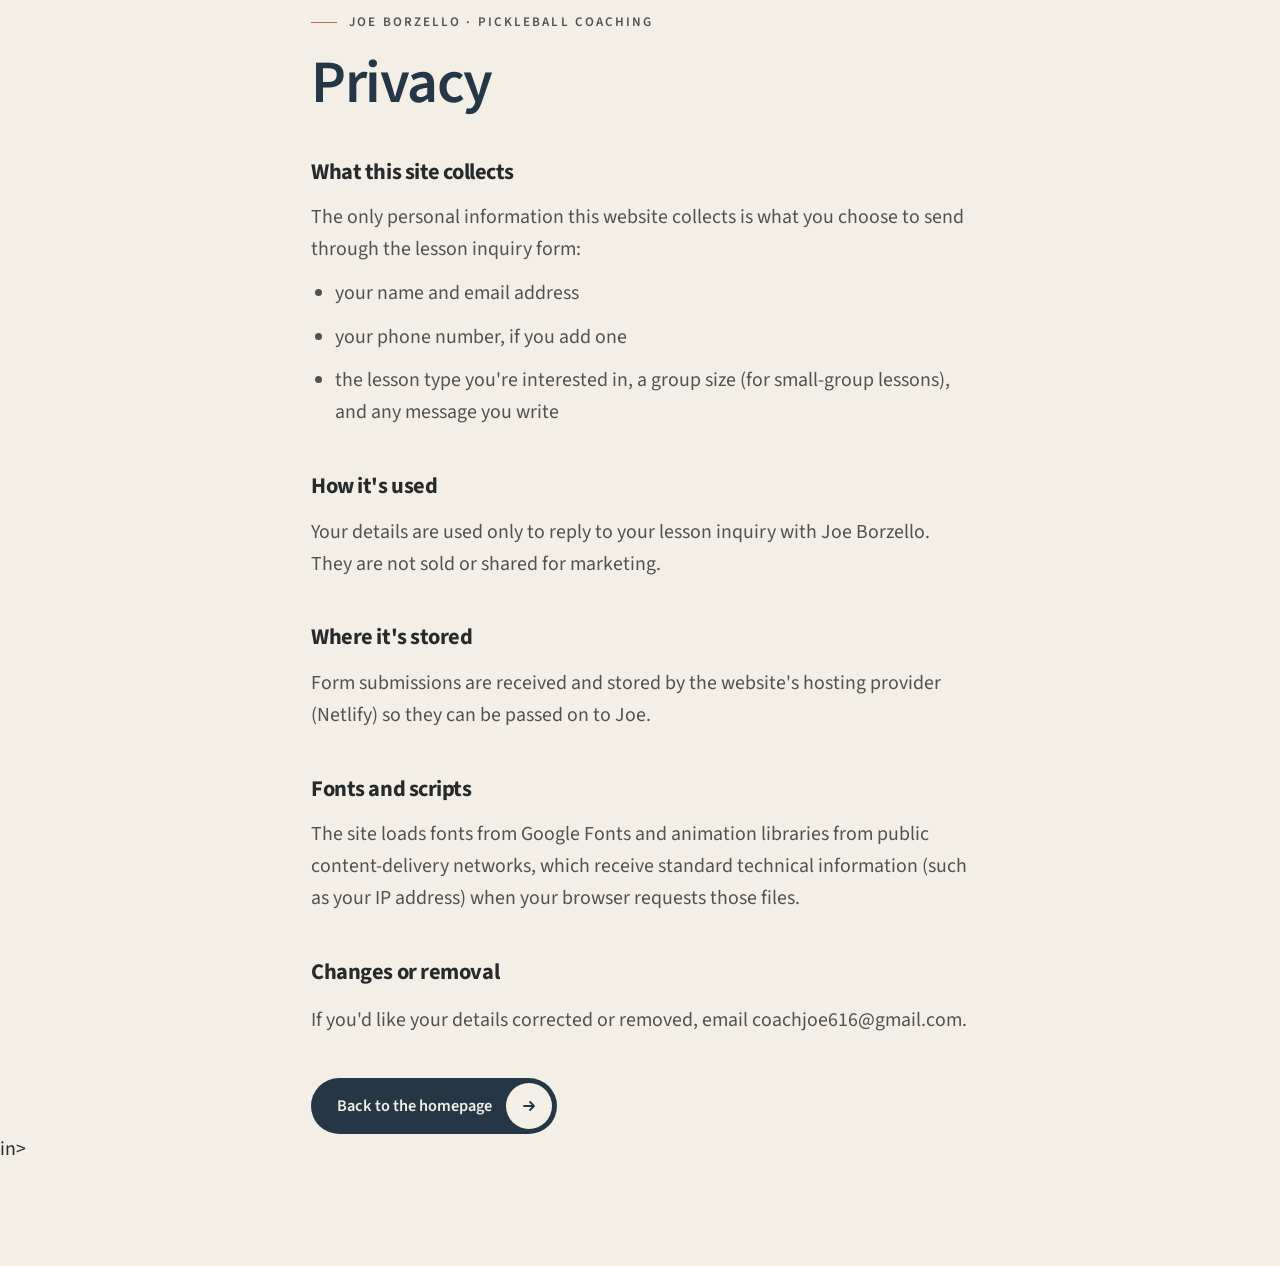
<file: joe/privacy.html>
<!doctype html>
<html lang="en">
<head>
<meta charset="utf-8">
<meta name="viewport" content="width=device-width, initial-scale=1">
<title>Privacy | Joe Borzello — Pickleball Coaching</title>
<meta name="description" content="How information sent through Joe Borzello's lesson inquiry form is used.">
<link rel="icon" href="data:image/svg+xml,%3Csvg xmlns='http://www.w3.org/2000/svg' viewBox='0 0 64 64'%3E%3Crect width='64' height='64' rx='14' fill='%23304238'/%3E%3Crect x='7' y='7' width='50' height='50' rx='9' fill='none' stroke='%23C8BBA9' stroke-width='2'/%3E%3Cpath d='M15 47H49' stroke='%23C8BBA9' stroke-width='2'/%3E%3Ccircle cx='49' cy='47' r='3.4' fill='%23D8D94A'/%3E%3Ctext x='32' y='39' text-anchor='middle' font-family='Arial,sans-serif' font-weight='700' font-size='22' fill='%23F4EFE6'%3EJB%3C/text%3E%3C/svg%3E">
<link rel="preconnect" href="https://fonts.googleapis.com">
<link rel="preconnect" href="https://fonts.gstatic.com" crossorigin>
<link rel="stylesheet" href="https://fonts.googleapis.com/css2?family=Source+Sans+3:wght@400;500;600;700&amp;family=Newsreader:ital,opsz,wght@1,6..72,400;1,6..72,500&amp;display=swap">
<link rel="stylesheet" href="styles.css">
<style>
  .page { min-height: 100vh; padding: clamp(48px, 8vw, 120px) 0; background: var(--bg); }
  .page__inner { max-width: 760px; }
  .page h2 { margin-top: 40px; font-size: 1.4rem; font-weight: 700; letter-spacing: -.02em; }
  .page p, .page li { margin-top: 12px; color: var(--ink-2); }
  .page ul { margin-top: 8px; padding-left: 1.2em; list-style: disc; }
  .page .btn { margin-top: 40px; }
</style>
</head>
<body>
<mai<main class="page">
  <div class="wrap page__inner">
    <p class="eyebrow">Joe Borzello · Pickleball Coaching</p>
    <h1 class="h2">Privacy</h1>
    <!-- General notice — review with Joe before launch. -->
    <h2>What this site collects</h2>
    <p>The only personal information this website collects is what you choose to send through the lesson inquiry form:</p>
    <ul>
      <li>your name and email address</li>
      <li>your phone number, if you add one</li>
      <li>the lesson type you're interested in, a group size (for small-group lessons), and any message you write</li>
    </ul>
    <h2>How it's used</h2>
    <p>Your details are used only to reply to your lesson inquiry with Joe Borzello. They are not sold or shared for marketing.</p>
    <h2>Where it's stored</h2>
    <p>Form submissions are received and stored by the website's hosting provider (Netlify) so they can be passed on to Joe.</p>
    <h2>Fonts and scripts</h2>
    <p>The site loads fonts from Google Fonts and animation libraries from public content-delivery networks, which receive standard technical information (such as your IP address) when your browser requests those files.</p>
    <h2>Changes or removal</h2>
    <p>If you'd like your details corrected or removed, email <a class="ulink" href="mailto:coachjoe616@gmail.com">coachjoe616@gmail.com</a>.</p>
    <a class="btn btn--dark" href="/">
      <span>Back to the homepage</span><span class="btn__ic" aria-hidden="true"><svg viewBox="0 0 16 16"><path d="M3 8h10M9 4l4 4-4 4"/></svg></span>
    </a>
  </div>
in>
</body>
</html>
</file>
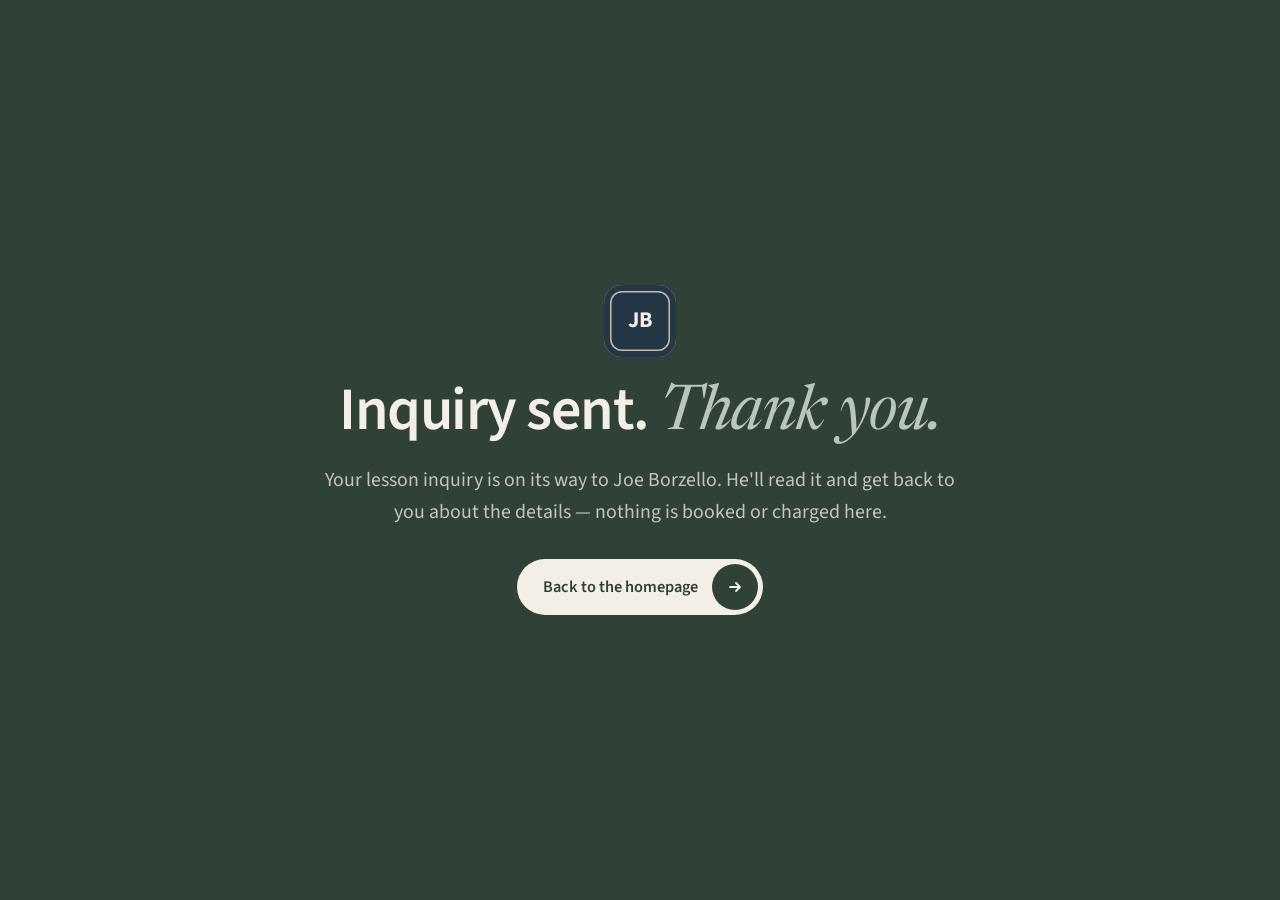
<file: joe/thank-you.html>
<!doctype html>
<html lang="en">
<head>
<meta charset="utf-8">
<meta name="viewport" content="width=device-width, initial-scale=1">
<title>Inquiry sent | Joe Borzello — Pickleball Coaching</title>
<meta name="robots" content="noindex">
<link rel="icon" href="data:image/svg+xml,%3Csvg xmlns='http://www.w3.org/2000/svg' viewBox='0 0 64 64'%3E%3Crect width='64' height='64' rx='14' fill='%23304238'/%3E%3Crect x='7' y='7' width='50' height='50' rx='9' fill='none' stroke='%23C8BBA9' stroke-width='2'/%3E%3Cpath d='M15 47H49' stroke='%23C8BBA9' stroke-width='2'/%3E%3Ccircle cx='49' cy='47' r='3.4' fill='%23D8D94A'/%3E%3Ctext x='32' y='39' text-anchor='middle' font-family='Arial,sans-serif' font-weight='700' font-size='22' fill='%23F4EFE6'%3EJB%3C/text%3E%3C/svg%3E">
<link rel="preconnect" href="https://fonts.googleapis.com">
<link rel="preconnect" href="https://fonts.gstatic.com" crossorigin>
<link rel="stylesheet" href="https://fonts.googleapis.com/css2?family=Source+Sans+3:wght@400;500;600;700&amp;family=Newsreader:ital,opsz,wght@1,6..72,400;1,6..72,500&amp;display=swap">
<link rel="stylesheet" href="styles.css">
<style>
  .page { min-height: 100vh; display: grid; place-items: center; padding: 40px 20px; background: var(--olive); color: var(--on-dark); text-align: center; }
  .page__inner { width: 100%; max-width: 640px; min-width: 0; }
  .page .h2 { margin-top: 22px; }
  .page p { margin-top: 18px; color: var(--on-dark-2); }
  .page .btn { margin-top: 30px; }
  .page__mono { display: grid; place-items: center; width: 72px; height: 72px; margin: 0 auto; border-radius: 18px; background: var(--navy); color: var(--bone); font-weight: 700; font-size: 1.4rem; box-shadow: inset 0 0 0 6px var(--navy), inset 0 0 0 7.5px var(--stone); }
</style>
</head>
<body>
<main class="page">
  <div class="page__inner">
    <div class="page__mono" aria-hidden="true">JB</div>
    <h1 class="h2 h2--light">Inquiry sent. <em>Thank you.</em></h1>
    <p>Your lesson inquiry is on its way to Joe Borzello. He'll read it and get back to you about the details — nothing is booked or charged here.</p>
    <a class="btn btn--light" href="/">
      <span>Back to the homepage</span><span class="btn__ic" aria-hidden="true"><svg viewBox="0 0 16 16"><path d="M3 8h10M9 4l4 4-4 4"/></svg></span>
    </a>
  </div>
</main>
</body>
</html>
</file>
<file: joe/styles.css>
/* ==========================================================================
   JOE BORZELLO — PICKLEBALL COACHING
   PPR Certified Pickleball Pro · private + small-group lessons · Aspire Sports
   1600px content width
   Palette (approximate share of the page):
     warm bone 40% · deep olive 22% · slate navy 15% · charcoal 10% · stone 6%
     · rust 4% · soft sage 2% · pickleball gold 1% (ball markers only)
   Type: Source Sans 3 (humanist sans) + Newsreader italic (restrained editorial accent)
   Recurring device: THE EXPERIENCE LINE — one fine court line that becomes the
   hero's shot path, the experience timeline, the private / small-group split,
   the PPR marker, the destination line and the inquiry progress track.
   ========================================================================== */

:root {
  --bone: #F4EFE6;        /* warm bone — main background */
  --olive: #304238;       /* deep olive — primary brand, CTAs */
  --navy: #253746;        /* slate navy — headings, dark surfaces */
  --charcoal: #262A2A;    /* charcoal — body text, footer depth */
  --stone: #C8BBA9;       /* stone — lines, quiet fills */
  --rust: #C96545;        /* rust — small accents */
  --sage: #899D8C;        /* soft sage — supporting tone */
  --gold: #D8D94A;        /* pickleball gold — the ball marker, nothing else */

  --bg: var(--bone);
  --bg-2: #EAE3D6;        /* bone, deepened — quiet section surface */
  --card: #FBF8F2;
  --ink: var(--navy);
  --ink-deep: #1B2833;
  --graphite: #2E4253;
  --text: var(--charcoal);
  --ink-2: rgba(38,42,42,.8);
  --ink-3: rgba(38,42,42,.66);
  --line: rgba(37,55,70,.14);
  --accent: var(--olive);       /* interaction */
  --accent-deep: var(--olive);
  --tone: var(--sage);
  --tone-l: #B9C7BA;            /* sage, lifted — labels on dark */
  --hi: #E3D8C4;                /* light stone — highlight on dark surfaces */
  --hi-deep: var(--stone);
  --cta: var(--olive);
  --cta-deep: #A64F33;          /* rust, deepened for small text on light surfaces (AA) */
  --grey: #DDD5C8;
  --on-dark: var(--bone);
  --on-dark-2: rgba(244,239,230,.76);
  --line-dark: rgba(244,239,230,.14);
  --error: #A8382A;
  /* a pickleball: gold with a few holes */
  --ball: radial-gradient(circle at 30% 28%, rgba(37,55,70,.22) 0 7%, transparent 8%), radial-gradient(circle at 66% 30%, rgba(37,55,70,.22) 0 7%, transparent 8%), radial-gradient(circle at 48% 56%, rgba(37,55,70,.22) 0 7%, transparent 8%), radial-gradient(circle at 24% 66%, rgba(37,55,70,.22) 0 6%, transparent 7%), radial-gradient(circle at 74% 70%, rgba(37,55,70,.22) 0 6%, transparent 7%), radial-gradient(circle at 35% 30%, #E9EA86, #D8D94A 55%, #B6B735);

  --f-sans: "Source Sans 3", "Segoe UI", "Helvetica Neue", Arial, sans-serif;
  --f-serif: "Newsreader", Georgia, serif;

  --max: 1600px;
  --gutter: clamp(18px, 4vw, 64px);
  --nav-h: 120px;
  --r-lg: 24px;
  --r-md: 18px;
  --ease: cubic-bezier(.2, .75, .15, 1);
  --shadow: 0 1px 2px rgba(26,32,32,.05), 0 12px 40px rgba(26,32,32,.08);
}

/* ---------- Base ---------- */
*, *::before, *::after { box-sizing: border-box; }
html { -webkit-text-size-adjust: 100%; scroll-behavior: smooth; }
html.lenis, html.lenis body { height: auto; }
html.lenis { scroll-behavior: auto !important; } /* CSS smooth-scroll fights Lenis and cancels keyboard/focus scrolling */
.lenis.lenis-stopped { overflow: hidden; }
@media (prefers-reduced-motion: reduce) { html { scroll-behavior: auto; } }

body { margin: 0; background: var(--bg); color: var(--text); font-family: var(--f-sans); font-size: clamp(1.0625rem, 1rem + .3vw, 1.25rem); line-height: 1.6; -webkit-font-smoothing: antialiased; overflow-x: hidden; }
img, svg, video, canvas { display: block; max-width: 100%; }
a { color: inherit; text-decoration: none; }
button { font: inherit; color: inherit; background: none; border: 0; padding: 0; cursor: pointer; }
ul, ol { margin: 0; padding: 0; list-style: none; }
h1, h2, h3, p, figure { margin: 0; }
fieldset { margin: 0; padding: 0; border: 0; min-width: 0; }
::selection { background: var(--stone); color: var(--charcoal); }
:focus-visible { outline: 3px solid var(--accent); outline-offset: 3px; border-radius: 4px; }
.sb :focus-visible, .footer :focus-visible, .menu :focus-visible, .opt__switch :focus-visible, .ccard :focus-visible { outline-color: var(--hi); }
.sr-only { position: absolute !important; width: 1px; height: 1px; padding: 0; margin: -1px; overflow: hidden; clip: rect(0 0 0 0); white-space: nowrap; border: 0; }
.skip { position: fixed; left: 16px; top: -60px; z-index: 300; padding: 12px 18px; border-radius: 999px; background: var(--ink); color: var(--on-dark); font-weight: 600; transition: top .2s; }
.skip:focus { top: 16px; }
.wrap { width: 100%; max-width: var(--max); margin-inline: auto; padding-inline: var(--gutter); }

/* ---------- Type ---------- */
em { font-family: var(--f-serif); font-style: italic; font-weight: 400; letter-spacing: -.01em; }
.eyebrow { display: inline-flex; align-items: center; gap: 12px; font-size: .82rem; font-weight: 600; letter-spacing: .16em; text-transform: uppercase; color: var(--ink-2); }
.eyebrow::before { content: ""; width: 26px; height: 1.5px; background: var(--rust); }
.eyebrow--light::before { background: var(--tone-l); }
.eyebrow--light { color: var(--on-dark-2); }
.h2 { margin-top: 18px; font-weight: 600; font-size: clamp(2.2rem, 1.2rem + 3.2vw, 4.4rem); line-height: 1.04; letter-spacing: -.025em; color: var(--ink); text-wrap: balance; }
.h2 em { font-size: 1.04em; letter-spacing: -.015em; color: var(--olive); }
.h2--light { color: var(--on-dark); }
.h2--light em { color: var(--tone-l); }

/* ---------- Buttons & links ---------- */
/* Every button carries a fill that sweeps in on hover */
.btn { position: relative; isolation: isolate; overflow: hidden; white-space: nowrap; display: inline-flex; align-items: center; gap: 14px; min-height: 56px; padding: 5px 5px 5px 26px; border-radius: 999px; font-weight: 600; font-size: 1.02rem; letter-spacing: 0; transition: color .35s, box-shadow .3s; will-change: transform; }
.btn::before { content: ""; position: absolute; inset: 0; z-index: -1; border-radius: inherit; background: var(--fill, var(--accent-deep)); transform: translateX(-101%); transition: transform .6s var(--ease); }
.btn:hover::before, .btn:focus-visible::before { transform: none; }
.btn__ic { display: grid; place-items: center; width: 46px; height: 46px; flex: none; border-radius: 50%; overflow: hidden; transition: background-color .35s, color .35s; }
.btn__ic svg { width: 16px; height: 16px; fill: none; stroke: currentColor; stroke-width: 1.8; stroke-linecap: round; stroke-linejoin: round; }
.btn:hover .btn__ic svg, .btn:focus-visible .btn__ic svg { animation: arrow .55s var(--ease); }
@keyframes arrow { 0% { transform: none; } 45% { transform: translateX(22px); } 46% { transform: translateX(-22px); } 100% { transform: none; } }
.btn--dark { background: var(--navy); color: var(--on-dark); --fill: var(--olive); }
.btn--dark .btn__ic { background: var(--bone); color: var(--navy); }
.btn--dark:hover { box-shadow: 0 12px 30px rgba(48,66,56,.3); }
.btn--light { background: var(--bone); color: var(--olive); --fill: var(--rust); }
.btn--light .btn__ic { background: var(--olive); color: var(--bone); }
.btn--light:hover, .btn--light:focus-visible { color: var(--bone); box-shadow: 0 12px 30px rgba(26,32,32,.3); }
.btn--cta { background: var(--olive); color: var(--on-dark); --fill: var(--navy); }
.btn--cta .btn__ic { background: var(--rust); color: var(--bone); }
.btn--cta:hover, .btn--cta:focus-visible { color: var(--on-dark); box-shadow: 0 12px 30px rgba(48,66,56,.3); }
.btn--cta:hover .btn__ic, .btn--cta:focus-visible .btn__ic { background: var(--bone); color: var(--olive); }
.btn--line { color: var(--ink); box-shadow: inset 0 0 0 1.5px rgba(37,55,70,.28); --fill: var(--ink); }
.btn--line .btn__ic { background: rgba(37,55,70,.07); }
.btn--line:hover, .btn--line:focus-visible { color: var(--on-dark); }
.btn--line:hover .btn__ic, .btn--line:focus-visible .btn__ic { background: var(--bone); color: var(--ink); }
.btn--ghost { color: var(--on-dark); box-shadow: inset 0 0 0 1.5px rgba(244,239,230,.3); --fill: var(--navy); }
.btn--ghost .btn__ic { background: rgba(244,239,230,.1); }
.btn--ghost:hover .btn__ic, .btn--ghost:focus-visible .btn__ic { background: var(--bone); color: var(--ink); }
.btn--sm { min-height: 46px; padding: 4px 4px 4px 20px; font-size: .92rem; gap: 10px; }
.btn--sm .btn__ic { width: 38px; height: 38px; }
.btn--block { width: 100%; justify-content: space-between; }
.btn:disabled { opacity: .6; cursor: progress; }
.btn.is-swap > span:first-child { animation: btnSwap .5s var(--ease); }
@keyframes btnSwap { from { opacity: 0; transform: translateY(60%); } }
.textlink { position: relative; display: inline-flex; align-items: center; gap: 8px; font-weight: 600; padding-block: 6px; }
.textlink::after { content: "→"; transition: transform .35s var(--ease); }
.textlink::before { content: ""; position: absolute; left: 0; right: 1.4em; bottom: 2px; height: 1.5px; background: currentColor; transform-origin: right; transition: transform .45s var(--ease); }
.textlink:hover::after { transform: translateX(4px); }
.textlink:hover::before { transform: scaleX(0); }
.ulink { position: relative; display: inline-block; padding-block: 2px; }
.ulink::after { content: ""; position: absolute; left: 0; right: 0; bottom: 0; height: 1px; background: currentColor; transform: scaleX(0); transform-origin: left; transition: transform .4s var(--ease); }
.ulink:hover::after, .ulink:focus-visible::after { transform: scaleX(1); }

/* ---------- Media slots ----------
   Every photo sits in a .media frame. If a photo is missing (see the photo
   list at the top of index.html), the frame shows a quiet, on-brand
   placeholder: navy, a soft olive / sage glow, the JB monogram and a small
   label saying which photo belongs there. */
.media { position: relative; overflow: hidden; background: radial-gradient(60% 50% at 78% 18%, rgba(137,157,140,.35), transparent 70%), radial-gradient(50% 40% at 10% 100%, rgba(48,66,56,.3), transparent 70%), linear-gradient(160deg, #33485A, var(--ink) 60%, var(--ink-deep)); }
.media::before { content: "JB"; position: absolute; left: 50%; top: 46%; z-index: 0; transform: translate(-50%, -50%); font-family: var(--f-serif); font-style: italic; font-size: clamp(4rem, 9vw, 9rem); line-height: 1; letter-spacing: -.04em; color: transparent; -webkit-text-stroke: 1px rgba(200,187,169,.4); pointer-events: none; }
.media img { position: absolute; inset: 0; width: 100%; height: 100%; object-fit: cover; z-index: 1; transition: transform 1.2s var(--ease); }
.media.is-empty::after { content: attr(data-ph); position: absolute; inset: auto auto 14px 14px; z-index: 2; width: fit-content; max-width: calc(100% - 28px); padding: 7px 11px; border-radius: 10px; background: rgba(244,239,230,.12); border: 1px solid rgba(244,239,230,.18); color: var(--on-dark-2); font-size: .66rem; font-weight: 600; letter-spacing: .1em; line-height: 1.4; text-transform: uppercase; -webkit-backdrop-filter: blur(6px); backdrop-filter: blur(6px); }

/* ---------- Service icons (shared by the hero, coaching selector and inquiry) ---------- */
.sic { width: 24px; height: 24px; flex: none; fill: none; stroke: currentColor; stroke-width: 1.6; stroke-linecap: round; stroke-linejoin: round; }

/* ---------- Cursor ---------- */
.cursor { position: fixed; left: 0; top: 0; z-index: 400; pointer-events: none; display: none; }
.has-cursor .cursor { display: block; }
.cursor__dot { position: absolute; left: 0; top: 0; width: 12px; height: 12px; margin: -6px 0 0 -6px; border-radius: 50%; background: var(--navy); box-shadow: 0 0 0 2px rgba(244,239,230,.7); transition: width .35s var(--ease), height .35s var(--ease), margin .35s var(--ease), opacity .2s, background-color .3s; }
.cursor__label { position: absolute; left: 0; top: 0; transform: translate(-50%, -50%); font-size: .78rem; font-weight: 700; letter-spacing: .12em; text-transform: uppercase; color: var(--ink); opacity: 0; transition: opacity .2s; white-space: nowrap; }
.cursor.is-label .cursor__dot { width: 84px; height: 84px; margin: -42px 0 0 -42px; background: var(--hi); box-shadow: none; }
.cursor.is-label .cursor__label { opacity: 1; transition-delay: .08s; }
.cursor.is-hover .cursor__dot { width: 38px; height: 38px; margin: -19px 0 0 -19px; background: rgba(48,66,56,.22); }
.cursor.is-hidden .cursor__dot, .cursor.is-hidden .cursor__label { opacity: 0; }

/* ==========================================================================
   HEADER — ticker strip + floating pill bar
   ========================================================================== */
.nav { position: fixed; top: 0; left: 0; right: 0; z-index: 60; pointer-events: none; transition: transform .6s var(--ease); }
.nav.is-solid { transform: translateY(-34px); }                   /* ticker slides away, bar stays */
.nav.is-hidden { transform: translateY(calc(-100% - 12px)); }
.nav__ticker { height: 34px; display: flex; align-items: center; overflow: hidden; background: var(--olive); color: var(--on-dark); font-size: .78rem; font-weight: 500; letter-spacing: .03em; pointer-events: auto; }
.nav__ticker-track { display: flex; align-items: center; gap: 22px; width: max-content; padding-right: 22px; white-space: nowrap; }
.nav__ticker-track i { width: 5px; height: 5px; flex: none; border-radius: 50%; background: var(--stone); }
.motion .nav__ticker-track { animation: ticker 70s linear infinite; }
.nav__ticker:hover .nav__ticker-track { animation-play-state: paused; }
@keyframes ticker { to { transform: translateX(-50%); } }
.nav__barwrap { padding: 10px var(--gutter) 0; }
.nav__bar {
  position: relative; pointer-events: auto; max-width: calc(var(--max) - var(--gutter) * 2); margin-inline: auto;
  display: flex; align-items: center; justify-content: space-between; gap: 20px;
  height: 70px; padding: 0 9px 0 14px; border-radius: 999px;
  background: rgba(244,239,230,.78); border: 1px solid rgba(255,255,255,.9);
  -webkit-backdrop-filter: blur(16px) saturate(1.3); backdrop-filter: blur(16px) saturate(1.3);
  box-shadow: 0 1px 0 rgba(37,55,70,.04), 0 12px 40px rgba(37,55,70,.09);
  transition: height .45s var(--ease), background-color .3s, box-shadow .3s;
}
.nav.is-solid .nav__bar { height: 62px; background: rgba(244,239,230,.94); box-shadow: 0 1px 0 rgba(37,55,70,.05), 0 16px 50px rgba(37,55,70,.12); }
.nav__progress { position: absolute; left: 34px; right: 34px; bottom: -1px; height: 2px; border-radius: 2px; overflow: hidden; pointer-events: none; }
.nav__progress i { position: absolute; inset: 0; background: linear-gradient(90deg, var(--olive), var(--sage), var(--rust)); transform-origin: left; transform: scaleX(var(--prog, 0)); }

/* Logo — JOE BORZELLO with a JB monogram drawn as a court (no crest, no
   clipart): a rounded court outline, JB, and a short court line with a gold
   ball marker. PICKLEBALL COACHING sits under the name and trades places with
   the PPR CERTIFIED PRO lockup.
   The loop (7s, then repeats): the court line draws → the ball marker travels
   it once → JB resolves → PPR CERTIFIED PRO appears underneath → rest → back.
   The resting state is the base style, so reduced motion simply shows it. */
.logo { display: inline-flex; align-items: center; gap: 12px; flex: none; min-height: 54px; padding: 4px 14px 4px 4px; border-radius: 999px; transition: background-color .3s; }
.logo:hover, .logo:focus-visible { background: rgba(48,66,56,.08); }
.logo__mono { position: relative; display: grid; place-items: center; width: 46px; height: 46px; flex: none; border-radius: 13px; background: var(--olive); color: var(--bone); }
.logo__mono svg { width: 100%; height: 100%; overflow: visible; }
.logo__court { fill: none; stroke: rgba(200,187,169,.55); stroke-width: 1.4; stroke-dasharray: 1; }
.logo__line { fill: none; stroke: var(--stone); stroke-width: 1.6; stroke-linecap: round; stroke-dasharray: 1; }
.logo__ball { fill: var(--gold); transform: translateX(26px); }
.logo__jb { font-family: var(--f-sans); font-size: 17px; font-weight: 700; letter-spacing: .02em; fill: var(--bone); }
.logo__txt { position: relative; display: grid; gap: 4px; line-height: 1; }
.logo__txt b { font-size: 1.02rem; font-weight: 700; letter-spacing: .14em; text-transform: uppercase; white-space: nowrap; color: var(--navy); }
.logo__sub { display: grid; }
.logo__sub small { grid-area: 1 / 1; font-size: .62rem; font-weight: 600; letter-spacing: .2em; text-transform: uppercase; white-space: nowrap; color: var(--ink-3); }
.logo__sub small:last-child { opacity: 0; color: var(--olive); }
.logo__txt::after { content: ""; position: absolute; left: 0; right: 0; bottom: -5px; height: 1.5px; background: var(--rust); transform: scaleX(0); transform-origin: left; transition: transform .5s var(--ease); }
.logo:hover .logo__txt::after, .logo:focus-visible .logo__txt::after { transform: scaleX(1); }
.motion .logo__line { animation: logoLine 7s var(--ease) infinite; }
.motion .logo__ball { animation: logoBall 7s var(--ease) infinite; }
.motion .logo__jb { animation: logoJB 7s ease infinite; }
.motion .logo__court { animation: logoCourt 7s var(--ease) infinite; }
.motion .logo__sub small:first-child { animation: logoSubA 7s ease infinite; }
.motion .logo__sub small:last-child { animation: logoSubB 7s ease infinite; }
@keyframes logoCourt { 0% { stroke-dashoffset: 1; } 18%, 100% { stroke-dashoffset: 0; } }
@keyframes logoLine { 0%, 6% { stroke-dashoffset: 1; opacity: 1; } 22%, 92% { stroke-dashoffset: 0; opacity: 1; } 100% { stroke-dashoffset: 0; opacity: .25; } }
@keyframes logoBall { 0%, 8% { transform: none; opacity: 0; } 12% { transform: none; opacity: 1; } 30%, 92% { transform: translateX(26px); opacity: 1; } 100% { transform: translateX(26px); opacity: 0; } }
@keyframes logoJB { 0%, 22% { opacity: .2; letter-spacing: .3em; } 36%, 94% { opacity: 1; letter-spacing: .02em; } 100% { opacity: .2; letter-spacing: .02em; } }
@keyframes logoSubA { 0%, 38% { opacity: 1; transform: none; } 44%, 86% { opacity: 0; transform: translateY(-4px); } 92%, 100% { opacity: 1; transform: none; } }
@keyframes logoSubB { 0%, 40% { opacity: 0; transform: translateY(4px); } 46%, 84% { opacity: 1; transform: none; } 90%, 100% { opacity: 0; transform: translateY(4px); } }

/* Links: a court line (with end ticks) slides to the hovered link */
.nav__links { position: relative; display: flex; align-items: center; gap: 2px; padding: 5px; border-radius: 999px; }
.nav__links a { position: relative; z-index: 1; padding: 9px 16px; border-radius: 999px; font-weight: 600; font-size: 1rem; color: var(--navy); transition: color .3s; }
.nav__links a:hover { color: var(--accent); }
.nav__links a.is-active::after { content: ""; position: absolute; left: 50%; top: 4px; width: 5px; height: 5px; margin-left: -2.5px; border-radius: 50%; background: var(--rust); }
.nav__pill { position: absolute; z-index: 0; bottom: 6px; left: 0; width: 0; height: 2px; background: var(--accent); opacity: 0; transition: transform .45s var(--ease), width .45s var(--ease), opacity .25s; }
.nav__pill::before, .nav__pill::after { content: ""; position: absolute; top: -3px; width: 2px; height: 8px; background: var(--accent); }
.nav__pill::before { left: 0; }
.nav__pill::after { right: 0; }
.roll { position: relative; display: inline-block; overflow: hidden; vertical-align: top; }
.roll > span { display: inline-block; transition: transform .5s var(--ease); }
.roll::after { content: attr(data-text); position: absolute; left: 0; top: 100%; white-space: nowrap; transition: transform .5s var(--ease); }
a:hover > .roll > span, a:focus-visible > .roll > span, a:hover > .roll::after, a:focus-visible > .roll::after { transform: translateY(-100%); }

.nav__right { display: flex; align-items: center; gap: 10px; }
.nav__menu { display: inline-flex; align-items: center; gap: 10px; height: 46px; padding: 0 5px 0 18px; border-radius: 999px; background: var(--charcoal); color: var(--on-dark); font-weight: 600; font-size: .92rem; transition: background-color .3s; }
.nav__menu:hover { background: var(--ink); }
.nav__menu-ic { position: relative; width: 36px; height: 36px; border-radius: 50%; background: rgba(244,239,230,.12); transition: background-color .35s, color .35s, transform .5s var(--ease); }
.nav__menu-ic i { position: absolute; left: 10px; right: 10px; height: 1.8px; border-radius: 2px; background: currentColor; transition: transform .45s var(--ease), top .45s var(--ease), left .45s var(--ease); }
.nav__menu-ic i:first-child { top: 14px; }
.nav__menu-ic i:last-child { top: 20px; left: 14px; }
.nav__menu:hover .nav__menu-ic i:last-child { left: 10px; }
.nav__menu[aria-expanded="true"] .nav__menu-ic { background: var(--bone); color: var(--ink); transform: rotate(90deg); }
.nav__menu[aria-expanded="true"] .nav__menu-ic i { top: 17px; left: 10px; }
.nav__menu[aria-expanded="true"] .nav__menu-ic i:first-child { transform: rotate(45deg); }
.nav__menu[aria-expanded="true"] .nav__menu-ic i:last-child { transform: rotate(-45deg); }

/* Full-screen menu — grows out of the Menu button */
.menu { position: fixed; inset: 0; z-index: 55; overflow-x: hidden; overflow-y: auto; scrollbar-width: none; -ms-overflow-style: none; background: var(--olive); color: var(--on-dark); visibility: hidden; clip-path: circle(0px at var(--mx, 92%) var(--my, 80px)); transition: clip-path .75s var(--ease), visibility 0s .75s; }
.menu.is-open { visibility: visible; clip-path: circle(160vmax at var(--mx, 92%) var(--my, 80px)); transition: clip-path .95s var(--ease); }
.menu::-webkit-scrollbar { display: none; }
.menu::before { content: ""; position: absolute; inset: 0; pointer-events: none; background: radial-gradient(50% 50% at 80% 20%, rgba(48,66,56,.28), transparent 70%), radial-gradient(40% 40% at 10% 90%, rgba(200,187,169,.12), transparent 70%); }
.menu__art { position: absolute; right: -12vw; top: 50%; width: min(1100px, 90vw); transform: translateY(-50%) rotate(-10deg); opacity: .09; pointer-events: none; }
.menu__art * { fill: none; stroke: var(--on-dark); stroke-width: 1.4; }
.menu__inner { position: relative; min-height: 100%; max-width: var(--max); display: grid; grid-template-columns: minmax(0, 1.5fr) minmax(0, 1fr); gap: clamp(32px, 6vw, 110px); align-items: center; padding-top: calc(var(--nav-h) + 16px); padding-bottom: 32px; }
.menu__k { font-size: .78rem; font-weight: 600; letter-spacing: .1em; text-transform: uppercase; color: var(--on-dark-2); margin-bottom: 12px; }
.menu__links li { overflow: hidden; border-bottom: 1px solid var(--line-dark); }
.menu__links a { position: relative; display: flex; align-items: baseline; gap: clamp(14px, 2vw, 28px); padding: .12em 0; font-size: clamp(1.6rem, min(1rem + 2.4vw, 5vh), 3.4rem); font-weight: 600; letter-spacing: -.025em; line-height: 1.12; transform: translateY(100%); transition: transform .8s var(--ease), color .3s; }
.menu.is-open .menu__links a { transform: none; transition-delay: calc(.25s + var(--i, 0) * .05s), 0s; }
.menu__links a::after { content: "↗"; margin-left: auto; font-size: .45em; font-weight: 500; opacity: 0; transform: translate(-10px, 10px); transition: opacity .3s, transform .45s var(--ease); }
.menu__links a:hover, .menu__links a:focus-visible { color: var(--hi); }
.menu__links a:hover::after, .menu__links a:focus-visible::after { opacity: 1; transform: none; }
.menu__n { flex: none; width: 2.2em; font-size: .26em; font-weight: 700; letter-spacing: .04em; color: var(--hi); transform: translateY(-1.4em); }
.menu__card { justify-self: end; width: 100%; max-width: 420px; padding: 16px; border-radius: 28px; background: rgba(244,239,230,.06); border: 1px solid var(--line-dark); opacity: 0; transform: translateY(40px) rotate(2deg); transition: opacity .6s, transform .9s var(--ease); }
.menu.is-open .menu__card { opacity: 1; transform: rotate(-1deg); transition-delay: .45s; }
.menu__map { width: 100%; height: auto; max-height: 26vh; border-radius: 18px; background: rgba(244,239,230,.04); }
.menu__map circle { fill: none; stroke: rgba(244,239,230,.22); stroke-width: 1.2; stroke-dasharray: 3 5; }
.menu__map .menu__edge { stroke: var(--accent); stroke-width: 2; stroke-dasharray: none; }
.menu__map .menu__p { fill: var(--tone-l); stroke: none; }
.menu__map .menu__c { fill: var(--gold); stroke: var(--on-dark); stroke-width: 3; stroke-dasharray: none; }
.menu__map path, .menu__map rect { fill: none; stroke: rgba(244,239,230,.22); stroke-width: 1.2; }
.menu__map .menu__arc { stroke: var(--stone); stroke-width: 2; stroke-dasharray: 3 6; stroke-linecap: round; }
.menu__map text { font-family: var(--f-sans); font-size: 11px; font-weight: 700; letter-spacing: .14em; text-transform: uppercase; fill: rgba(244,239,230,.62); }
.menu__name { margin: 16px 6px 0; font-size: 1.5rem; font-weight: 700; letter-spacing: -.03em; }
.menu__role { margin: 2px 6px 0; font-size: .9rem; color: var(--on-dark-2); }
.menu__facts { display: grid; grid-template-columns: repeat(3, 1fr); gap: 8px; margin: 16px 0; }
.menu__facts li { padding: 12px; border-radius: 14px; background: rgba(244,239,230,.06); }
.menu__facts b { display: block; font-size: 1.5rem; font-weight: 700; letter-spacing: -.02em; color: var(--hi); }
.menu__facts span { font-size: .8rem; line-height: 1.3; color: var(--on-dark-2); }
.menu__foot { display: flex; flex-wrap: wrap; align-items: center; gap: 8px 12px; margin: 16px 6px 4px; font-size: .92rem; font-weight: 500; color: var(--on-dark-2); }
.menu__foot i, .fpill i { width: 5px; height: 5px; border-radius: 50%; background: var(--stone); }

/* ---------- Section seams: one fine rule runs from section to section ---------- */
.seam { display: flex; flex-direction: column; align-items: center; gap: 12px; margin: 0 auto clamp(40px, 5vw, 64px); color: var(--ink); }
.seam__line { position: relative; width: 1.5px; height: clamp(56px, 7vw, 104px); background: currentColor; opacity: .3; transform-origin: top; transition: transform 1.2s var(--ease); }
.seam__line::after { content: ""; position: absolute; left: -4px; bottom: -1px; width: 10px; height: 2px; background: currentColor; }
.seam__tag { padding: 6px 14px; border-radius: 999px; border: 1px solid var(--line); font-size: .74rem; font-weight: 600; letter-spacing: .16em; text-transform: uppercase; color: var(--olive); background: var(--card); transition: opacity .6s .5s, transform .8s var(--ease) .5s; }
.seam--light { color: var(--on-dark); }
.seam--light .seam__tag { color: var(--hi); background: rgba(244,239,230,.05); border-color: var(--line-dark); }
.motion .seam:not(.in) .seam__line { transform: scaleY(0); }
.motion .seam:not(.in) .seam__tag { opacity: 0; transform: translateY(10px); }


/* ==========================================================================
   01 — HERO
   Left: a JOE BORZELLO pill wordmark, "Learn pickleball with a PPR Certified
   Pro." in a calm sentence-case headline, the PPR credential pill, the lede,
   Private / Small group cards and the CTAs.
   Right: a top-down olive court — bone lines draw in, the kitchen fills —
   holding a paddle-and-ball image (the sport, not Joe), Joe's own photo as a
   tilted inset, two chips, and the Experience Line's first form: a shot
   path that draws while a gold ball marker travels it once and rests.
   Hovering Private lights one side of the court, Small group the whole court.
   Phones: credential + CTA first, then the court, then the strip.
   ========================================================================== */
.hero { position: relative; isolation: isolate; overflow: hidden; padding: calc(var(--nav-h) + clamp(14px, 2.4vw, 40px)) 0 0; background: radial-gradient(40% 55% at 100% 8%, rgba(200,187,169,.35), transparent 70%), radial-gradient(36% 50% at 0% 100%, rgba(137,157,140,.16), transparent 70%), var(--bg); }
.hero__grid { position: relative; display: grid; grid-template-columns: minmax(0, 1.08fr) minmax(0, .92fr); gap: clamp(28px, 4.5vw, 84px); align-items: center; }
.hero__copy { position: relative; z-index: 2; min-width: 0; }

/* wordmark pill */
.hero__wm { display: inline-flex; flex-wrap: wrap; align-items: center; gap: 8px 12px; padding: 6px 18px 6px 6px; border-radius: 999px; background: var(--card); box-shadow: 0 1px 0 rgba(37,55,70,.05), 0 10px 30px rgba(37,55,70,.07); font-size: .78rem; font-weight: 700; letter-spacing: .18em; text-transform: uppercase; color: var(--navy); }
.hero__wm-ball { width: 28px; height: 28px; flex: none; border-radius: 50%; background: var(--olive); box-shadow: inset 0 0 0 7px var(--olive), inset 0 0 0 30px var(--gold); transition: transform 1s cubic-bezier(.3, 1.5, .5, 1); }
.hero__wm-name { display: inline-block; white-space: nowrap; clip-path: inset(0 -1em 0 0); transition: clip-path 1.2s var(--ease), letter-spacing 1.4s var(--ease); }
.hero__wm i { width: 22px; height: 1.5px; background: var(--rust); transform-origin: left; transition: transform .9s var(--ease) .4s; }
.hero__wm-sub { font-weight: 600; letter-spacing: .14em; color: var(--ink-3); transition: opacity .8s .55s, transform 1s var(--ease) .55s; }
.motion .hero:not(.is-wm) .hero__wm-ball { transform: scale(0); }
.motion .hero:not(.is-wm) .hero__wm-name { clip-path: inset(0 100% 0 0); letter-spacing: .4em; }
.motion .hero:not(.is-wm) .hero__wm i { transform: scaleX(0); }
.motion .hero:not(.is-wm) .hero__wm-sub { opacity: 0; transform: translateX(-10px); }

/* headline — comfortable, sentence case, no giant condensed caps */
.line { display: block; overflow: hidden; padding-bottom: .1em; margin-bottom: -.1em; }
.line__in { display: inline-block; }
.hero__title { margin-top: clamp(18px, 2.2vw, 30px); font-weight: 600; color: var(--navy); }
.hero__title .line { font-size: clamp(2.7rem, .9rem + 4.6vw, 6.2rem); line-height: 1.02; letter-spacing: -.03em; }
.hero__title em { color: var(--olive); font-size: 1.05em; letter-spacing: -.02em; }
.hero__name { position: relative; white-space: nowrap; }
.hero__name::after { content: ""; position: absolute; z-index: -1; left: .02em; right: .02em; bottom: .16em; height: .07em; border-radius: .05em; background: var(--rust); transform-origin: left; transition: transform 1s var(--ease); }
.motion .hero:not(.is-tag) .hero__name::after { transform: scaleX(0); }
.hero__stop { color: var(--rust); }
@media (min-width: 701px) { .hero__title .line__in { white-space: nowrap; } }

/* PPR credential pill */
.hero__tag { display: inline-flex; flex-wrap: wrap; align-items: center; gap: 4px 12px; margin-top: clamp(20px, 2.2vw, 28px); padding: 6px 20px 6px 6px; border-radius: 999px; background: var(--navy); color: var(--on-dark); font-size: .92rem; transition: opacity .5s, transform .8s var(--ease); }
.hero__tag-mark { display: grid; place-items: center; height: 30px; padding: 0 10px; border-radius: 999px; background: var(--bone); color: var(--navy); font-size: .72rem; font-weight: 700; letter-spacing: .12em; }
.hero__tag b { font-weight: 600; letter-spacing: .01em; color: var(--on-dark); }
.hero__tag > span:last-child { color: var(--on-dark-2); font-size: .86rem; }
.motion .hero:not(.is-tag) .hero__tag { opacity: 0; transform: translateY(14px); }

.hero__lede { margin-top: 18px; max-width: 34em; font-size: clamp(1.08rem, 1rem + .3vw, 1.26rem); line-height: 1.55; color: var(--ink-2); }

/* private / small group */
.hero__opts { display: flex; flex-wrap: wrap; gap: 10px; margin-top: 22px; }
.hero__opt { display: inline-flex; align-items: center; gap: 12px; min-height: 60px; padding: 8px 22px 8px 8px; border-radius: 16px; border: 1.5px solid var(--line); background: var(--card); transition: border-color .3s, box-shadow .4s, opacity .6s var(--ease), transform .7s var(--ease); }
.hero__opt .sic { width: 44px; height: 44px; padding: 10px; border-radius: 12px; background: var(--bg-2); color: var(--olive); transition: background-color .3s, color .3s; }
.hero__opt b { display: block; font-weight: 700; font-size: 1.04rem; line-height: 1.15; color: var(--navy); }
.hero__opt small { display: block; font-size: .86rem; color: var(--ink-3); }
.hero__opt:hover, .hero__opt:focus-visible { border-color: var(--olive); box-shadow: 0 14px 30px rgba(37,55,70,.1); transform: translateY(-2px); }
.hero__opt:hover .sic, .hero__opt:focus-visible .sic { background: var(--olive); color: var(--bone); }
.motion .hero:not(.is-opts) .hero__opt { opacity: 0; transform: translateY(16px); }
.motion .hero:not(.is-opts) .hero__opts li:nth-child(2) .hero__opt { transform: translateY(26px); }

.hero__ctas { display: flex; flex-wrap: wrap; align-items: center; gap: 12px; margin-top: 26px; }
.motion .hero__in { opacity: 0; transform: translateY(20px); transition: opacity .8s var(--ease), transform .9s var(--ease); }
.motion .hero__in.in { opacity: 1; transform: none; }

/* the court */
.hero__visual { position: relative; z-index: 1; min-width: 0; padding: clamp(12px, 1.6vw, 24px) 0 clamp(30px, 3.4vw, 50px); }
.hero__court { position: relative; height: clamp(460px, calc(100vh - var(--nav-h) - 170px), 720px); aspect-ratio: 600 / 720; max-width: 100%; margin-left: auto; border-radius: 28px; background: radial-gradient(70% 50% at 30% 0%, rgba(255,255,255,.07), transparent 70%), linear-gradient(180deg, #3D5548, var(--olive)); box-shadow: 0 40px 90px rgba(26,32,32,.22); }
.hero__lines { position: absolute; inset: 0; width: 100%; height: 100%; overflow: visible; }
.hero__zone { fill: var(--stone); opacity: 0; transition: opacity .45s; }
.hero__court[data-zone="private"] .hero__zone--b, .hero__court[data-zone="group"] .hero__zone { opacity: .22; }
.hero__kitchen { fill: rgba(137,157,140,.28); transition: opacity 1s .5s; }
.hero__ln { fill: none; stroke: rgba(244,239,230,.9); stroke-width: 2.5; stroke-linecap: round; vector-effect: non-scaling-stroke; stroke-dasharray: 1; stroke-dashoffset: 0; transition: stroke-dashoffset 1.6s var(--ease); }
.hero__ln--net { stroke: var(--charcoal); stroke-width: 5; }
.hero__lines > :nth-child(5) { transition-delay: .25s; }
.hero__lines > :nth-child(6) { transition-delay: .5s; }
.motion .hero:not(.is-court) .hero__ln { stroke-dashoffset: 1; }
.motion .hero:not(.is-court) .hero__kitchen { opacity: 0; }
/* the Experience Line — a shot path the ball marker travels once */
.hero__shot { fill: none; stroke: var(--stone); stroke-width: 2; stroke-linecap: round; vector-effect: non-scaling-stroke; stroke-dasharray: 1; stroke-dashoffset: 0; }
.motion .hero:not(.is-shot) .hero__shot { stroke-dashoffset: 1; }

.hero__img { position: absolute; z-index: 1; left: 11%; right: 11%; top: 9%; bottom: 17%; border-radius: 20px; box-shadow: 0 30px 60px rgba(26,32,32,.35); }
.hero__img img { object-position: 52% 50%; }
.hero__img::before { top: 54%; }
.motion .hero__img { clip-path: inset(100% 0 0 0 round 20px); transition: clip-path 1.4s var(--ease); }
.motion .hero__img img { transform: scale(1.12); transition: transform 2s var(--ease); }
.motion .hero.is-img .hero__img { clip-path: inset(0 0 0 0 round 20px); }
.motion .hero.is-img .hero__img img { transform: none; }
/* the shot path is drawn over the photos */
.hero__shotsvg { position: absolute; inset: 0; z-index: 4; width: 100%; height: 100%; overflow: visible; pointer-events: none; }

/* Joe's own photo */
.hero__inset { position: absolute; z-index: 3; left: -5%; bottom: 3%; width: 34%; aspect-ratio: 4 / 5; border-radius: 16px; border: 5px solid var(--card); box-shadow: 0 24px 50px rgba(26,32,32,.35); transform: rotate(-3deg); transition: opacity .6s, transform 1s var(--ease); }
.hero__inset img { object-position: 50% 20%; }
.hero__inset::before { font-size: 2.4rem; }
.hero__inset.is-empty .hero__inset-cap { display: none; }
.hero__inset-cap { position: absolute; z-index: 3; left: 8px; bottom: 8px; padding: 3px 9px; border-radius: 999px; background: rgba(26,32,32,.66); color: var(--bone); font-size: .62rem; font-weight: 600; letter-spacing: .1em; text-transform: uppercase; }
.motion .hero:not(.is-inset) .hero__inset { opacity: 0; transform: translateY(30px) rotate(-8deg) scale(.92); }

.hero__chip { position: absolute; z-index: 4; display: inline-flex; align-items: center; gap: 12px; border-radius: 999px; background: var(--card); color: var(--navy); box-shadow: 0 18px 44px rgba(26,32,32,.18); font-size: .86rem; line-height: 1.25; transition: opacity .6s, transform .9s var(--ease); }
.hero__chip--yrs { right: -4%; top: 4%; padding: 7px 18px 7px 7px; }
.hero__count { display: grid; place-items: center; width: 58px; height: 58px; border-radius: 50%; background: var(--navy); color: var(--bone); font-size: 1.5rem; font-weight: 700; line-height: 1; letter-spacing: -.02em; font-variant-numeric: tabular-nums; }
.hero__chip--yrs > span[aria-hidden] { font-size: .7rem; font-weight: 600; letter-spacing: .14em; text-transform: uppercase; color: var(--ink-2); }
.hero__chip--who { right: -6%; bottom: 24%; padding: 12px 20px 12px 16px; font-weight: 500; color: var(--ink-2); }
.hero__chip--who i { width: 10px; height: 10px; flex: none; border-radius: 50%; background: var(--rust); box-shadow: 0 0 0 4px rgba(201,101,69,.18); }
.hero__chip--who span { display: grid; }
.hero__chip--who b { font-weight: 700; color: var(--navy); }
.motion .hero:not(.is-chips) .hero__chip { opacity: 0; transform: translateY(14px); }
.hero__chip--yrs.is-tick .hero__count span { animation: tick .4s var(--ease); }
@keyframes tick { 40% { transform: translateY(-3px) scale(1.15); } }

/* the ball marker rests at the end of the shot path (456, 224 in the 600 × 720 court) */
.hero__ball { position: absolute; z-index: 5; left: 76%; top: 31.11%; width: 26px; height: 26px; margin: -13px 0 0 -13px; border-radius: 50%; background: var(--ball); box-shadow: 0 8px 14px -4px rgba(0,0,0,.4); opacity: 0; pointer-events: none; will-change: transform; }
.hero__ball::after { content: ""; position: absolute; inset: 0; border-radius: inherit; }
.hero__ball.is-land::after { animation: land .6s var(--ease); }
@keyframes land { 0% { box-shadow: 0 0 0 0 rgba(216,217,74,.7); } 100% { box-shadow: 0 0 0 16px rgba(216,217,74,0); } }
html:not(.motion) .hero__ball { opacity: 1; }

/* the credibility strip — a baseline with a marker for each fact */
.hero__strip { position: relative; z-index: 2; display: grid; grid-template-columns: repeat(5, minmax(0, 1fr)); border-top: 1.5px solid rgba(37,55,70,.2); }
.hstrip { position: relative; display: grid; gap: 5px; padding: clamp(20px, 2vw, 28px) clamp(12px, 1.6vw, 24px) clamp(24px, 2.4vw, 34px) 0; }
.hstrip i { position: absolute; top: -6px; left: 0; width: 11px; height: 11px; border-radius: 50%; background: var(--olive); box-shadow: 0 0 0 4px var(--bg); }
.hstrip:first-child i { background: var(--rust); }
.hstrip b { font-weight: 600; font-size: clamp(1.2rem, .8rem + .9vw, 1.9rem); letter-spacing: -.02em; line-height: 1; white-space: nowrap; color: var(--navy); }
.hstrip:first-child b { color: var(--olive); }
.hstrip span { font-size: .7rem; font-weight: 600; letter-spacing: .14em; line-height: 1.3; text-transform: uppercase; color: var(--ink-3); }
.motion .hstrip { opacity: 0; transform: translateY(10px); transition: opacity .6s var(--ease), transform .8s var(--ease); }
.motion .hstrip.in { opacity: 1; transform: none; }

@media (max-width: 1023px) {
  .hero__grid { grid-template-columns: 1fr; }
  .hero__visual { padding-top: 8px; }
  .hero__court { height: auto; width: min(100%, 520px); margin-inline: auto; }
  .hero__chip--yrs { right: -2%; }
  .hero__chip--who { right: -2%; }
  .hero__strip { grid-template-columns: repeat(3, minmax(0, 1fr)); }
  .hstrip:nth-child(n+4) { border-top: 1.5px solid rgba(37,55,70,.12); }
  .hstrip:nth-child(n+4) i { display: none; }
}
@media (max-width: 700px) {
  .hero__wm { font-size: .66rem; letter-spacing: .14em; padding-right: 14px; }
  .hero__wm-ball { width: 22px; height: 22px; box-shadow: inset 0 0 0 5px var(--olive), inset 0 0 0 30px var(--gold); }
  .hero__wm i, .hero__wm-sub { display: none; }
  .hero__title .line { font-size: 11.6vw; }
  .hero__tag { font-size: .84rem; padding-right: 14px; }
  .hero__tag > span:last-child { display: none; }
  .hero__opts { display: grid; grid-template-columns: 1fr 1fr; gap: 8px; }
  .hero__opt { width: 100%; padding-right: 10px; gap: 10px; }
  .hero__opt .sic { width: 38px; height: 38px; padding: 8px; }
  .hero__opt small { font-size: .78rem; }
  .hero__ctas .btn { width: 100%; justify-content: space-between; }
  .hero__court { width: calc(100% - 20px); border-radius: 22px; }
  .hero__inset { left: -10px; width: 38%; border-width: 4px; }
  .hero__chip--yrs { right: -10px; top: 3%; padding: 5px 12px 5px 5px; }
  .hero__count { width: 48px; height: 48px; font-size: 1.2rem; }
  .hero__chip--who { right: -10px; bottom: 22%; padding: 9px 14px 9px 12px; font-size: .76rem; }
  .hero__ball { width: 22px; height: 22px; margin: -11px 0 0 -11px; }
  .hero__strip { grid-template-columns: 1fr 1fr; }
  .hstrip { padding: 18px 10px 18px 0; }
  .hstrip:nth-child(n+3) { border-top: 1.5px solid rgba(37,55,70,.12); }
  .hstrip:nth-child(n+3) i { display: none; }
  .hstrip:last-child { grid-column: 1 / -1; }
  .hstrip b { font-size: 1.3rem; }
}
@media (max-width: 400px) { .hero__chip--who { display: none; } }

@keyframes spin { to { transform: rotate(360deg); } }
@keyframes mkPulse { 0% { opacity: .9; transform: scale(1); } 100% { opacity: 0; transform: scale(2.6); } }
@keyframes maskUp { from { clip-path: inset(0 0 100% 0); transform: translateY(18px); } to { clip-path: inset(-10% -5% -20% -5%); transform: none; } }
@keyframes fadeUp { from { opacity: 0; transform: translateY(14px); } }

/* ==========================================================================
   05 — BUSINESS CREDIBILITY (split-flap "track record" board)
   Real business facts instead of testimonials: ~30–40 clients a week,
   players returning weekly for ~2 years, PPR, referrals. When it comes into
   view each tile shuffles through a few letters and lands on its value,
   column by column (main.js). Static without JS.
   ========================================================================== */
@keyframes live { 50% { opacity: .35; } }
@keyframes tagIn { from { opacity: 0; transform: translateY(8px); } }
@keyframes labelIn { from { opacity: 0; transform: translateY(8px); } }
.board { position: relative; padding: clamp(80px, 9vw, 140px) 0 clamp(70px, 8vw, 120px); }
.board__head { display: flex; flex-wrap: wrap; justify-content: space-between; align-items: end; gap: 20px 60px; }
.board__note { max-width: 30em; font-size: clamp(1.06rem, 1rem + .3vw, 1.22rem); color: var(--ink-2); }
.sb { margin-top: clamp(36px, 4vw, 60px); padding: clamp(12px, 1.4vw, 20px); border-radius: var(--r-lg); background: linear-gradient(180deg, #2C4152, var(--navy) 45%, var(--ink-deep)); color: var(--on-dark); box-shadow: 0 40px 90px rgba(37,55,70,.22), inset 0 0 0 1px rgba(137,157,140,.25); }
.sb__bar { display: flex; flex-wrap: wrap; justify-content: space-between; align-items: center; gap: 8px 12px; padding: 8px 12px 16px; font-size: .7rem; font-weight: 700; letter-spacing: .18em; text-transform: uppercase; color: var(--on-dark-2); }
.sb__bar span { display: inline-flex; align-items: center; gap: 10px; }
.sb__team i { width: 18px; height: 2px; background: var(--tone-l); }
.sb__live i { width: 8px; height: 8px; border-radius: 50%; background: var(--rust); box-shadow: 0 0 0 3px rgba(201,101,69,.25); }
.sb__grid { display: grid; grid-template-columns: 1fr 1.15fr .95fr 1fr; border-radius: 18px; overflow: hidden; background: rgba(0,0,0,.2); box-shadow: inset 0 0 0 1px rgba(244,239,230,.08); }
.sb__col { display: flex; flex-direction: column; gap: 16px; padding: clamp(20px, 2.4vw, 36px) clamp(16px, 2vw, 30px); }
.sb__col + .sb__col { border-left: 1px solid rgba(244,239,230,.08); }
.sb__k { font-size: .7rem; font-weight: 700; letter-spacing: .18em; text-transform: uppercase; color: var(--on-dark-2); }
.sb__flaps { display: flex; gap: 5px; }
.sb__flaps span { position: relative; display: grid; place-items: center; width: clamp(30px, 3vw, 54px); aspect-ratio: 3 / 4.2; border-radius: 7px; background: linear-gradient(180deg, #2D4254 0 50%, #22323F 50% 100%); color: var(--on-dark); font-weight: 700; font-size: clamp(1.4rem, .9rem + 1.6vw, 2.8rem); line-height: 1; box-shadow: inset 0 1px 0 rgba(255,255,255,.07), 0 6px 14px rgba(0,0,0,.3); }
.sb__flaps span::after { content: ""; position: absolute; left: 0; right: 0; top: 50%; height: 1px; background: rgba(0,0,0,.6); box-shadow: 0 1px 0 rgba(255,255,255,.05); }
.sb__flaps span.is-flip { animation: flap .14s ease-out; }
@keyframes flap { from { transform: perspective(300px) rotateX(-75deg); filter: brightness(.55); } }
.sb__col--hi .sb__flaps span { color: var(--hi); }
.sb__col--tone .sb__flaps span { color: var(--tone-l); }
.sb__c { max-width: 19em; font-size: .95rem; line-height: 1.4; color: var(--on-dark-2); }
.sb__foot { display: flex; flex-wrap: wrap; gap: 8px 32px; padding: 16px 12px 6px; font-size: .92rem; color: var(--on-dark); }
.sb__foot b { margin-right: 8px; font-size: .66rem; font-weight: 700; letter-spacing: .16em; text-transform: uppercase; color: var(--tone-l); }

/* ==========================================================================
   03 — PPR CREDENTIAL (copy + a tilting credential card)
   Joe's own photo, then the PPR lockup with the Experience Line as a rust
   rule that draws in and a gold marker that pulses twice. No certification
   year, number or extra titles.
   ========================================================================== */
.meet { position: relative; padding: clamp(30px, 4vw, 60px) 0 clamp(90px, 10vw, 150px); }
.meet__body, .meet__side { min-width: 0; }
.meet__grid { display: grid; grid-template-columns: minmax(0, 7fr) minmax(0, 5fr); gap: clamp(40px, 6vw, 120px); align-items: center; }
.meet__lead { margin-top: 28px; max-width: 30em; font-size: clamp(1.25rem, 1rem + .6vw, 1.6rem); line-height: 1.4; color: var(--navy); }
.meet__cols { display: grid; grid-template-columns: 1fr 1fr; gap: 18px clamp(24px, 3vw, 48px); margin-top: 28px; padding-top: 24px; border-top: 1px solid var(--line); color: var(--ink-2); }
.meet__cols b { font-weight: 700; color: var(--ink); }
.meet__ctas { display: flex; flex-wrap: wrap; align-items: center; gap: 16px 28px; margin-top: 34px; }
.meet__ctas .textlink { color: var(--ink); }

.meet__side { position: relative; perspective: 1100px; }
.ccard { position: relative; max-width: 430px; margin-inline: auto; transform-style: preserve-3d; will-change: transform; }
.ccard__in { position: relative; overflow: hidden; padding: clamp(22px, 2.4vw, 32px); border-radius: 24px; background: radial-gradient(80% 50% at 90% 0%, rgba(137,157,140,.3), transparent 70%), radial-gradient(60% 40% at 0% 100%, rgba(48,66,56,.5), transparent 70%), var(--navy); color: var(--on-dark); box-shadow: 0 40px 80px rgba(37,55,70,.3), inset 0 0 0 1px rgba(137,157,140,.32); transition: transform 1.4s var(--ease); }
.ccard__in::before { content: ""; position: absolute; inset: 10px; border-radius: 18px; border: 1px solid rgba(137,157,140,.22); pointer-events: none; }
.motion .meet__side:not(.in) .ccard__in { transform: rotateY(-18deg) rotateX(8deg); }
.ccard__art { position: absolute; right: -14%; top: -6%; width: 70%; height: auto; opacity: .14; pointer-events: none; }
.ccard__art * { fill: none; stroke: var(--on-dark); stroke-width: 1.2; vector-effect: non-scaling-stroke; }
.ccard__top span:first-child { padding-left: 72px; }
.ccard__top { position: relative; display: flex; justify-content: space-between; align-items: center; font-size: .66rem; font-weight: 700; letter-spacing: .18em; text-transform: uppercase; color: var(--on-dark-2); }
.ccard__seal { display: grid; place-items: center; width: 54px; height: 54px; border-radius: 50%; background: var(--bone); color: var(--navy); font-size: .74rem; font-weight: 700; letter-spacing: .08em; box-shadow: 0 0 0 5px rgba(244,239,230,.12); }
.ccard__photo { position: relative; margin-top: 18px; aspect-ratio: 4 / 4.2; border-radius: 16px; box-shadow: 0 0 0 1px rgba(244,239,230,.12); }
.ccard__photo img { object-position: 50% 18%; }
.ccard__photo::before { font-size: 4rem; }
.ccard__name { position: relative; margin-top: 18px; font-size: clamp(1.6rem, 1.1rem + 1.1vw, 2.2rem); font-weight: 600; letter-spacing: -.02em; line-height: 1; }
.ccard__role { position: relative; margin-top: 8px; font-size: .92rem; color: var(--on-dark-2); }
.ccard__stats { position: relative; display: grid; grid-template-columns: 1fr 1fr; margin: 22px 0 0; border-top: 1px solid var(--line-dark); }
.ccard__stats div { padding: 12px 0; border-bottom: 1px solid var(--line-dark); }
.ccard__stats div:nth-child(odd) { padding-right: 12px; border-right: 1px solid var(--line-dark); }
.ccard__stats div:nth-child(even) { padding-left: 14px; }
.ccard__stats div:nth-last-child(-n+2) { border-bottom: 0; padding-bottom: 2px; }
.ccard__stats dt { font-size: .64rem; font-weight: 600; letter-spacing: .14em; text-transform: uppercase; color: var(--tone-l); }
.ccard__stats dd { margin: 4px 0 0; font-weight: 600; font-size: 1.02rem; line-height: 1.25; }
.ccard__shine { position: absolute; inset: 0; z-index: 2; border-radius: inherit; pointer-events: none; background: radial-gradient(45% 35% at var(--sx, 20%) var(--sy, 0%), rgba(244,239,230,.16), transparent 70%); }
/* the PPR credential lockup — the Experience Line becomes the PPR marker */
.ccard__cred { position: relative; display: grid; grid-template-columns: auto minmax(0, 1fr); align-items: center; column-gap: 16px; margin-top: 18px; padding: 16px 18px 14px; border-radius: 16px; background: rgba(244,239,230,.06); box-shadow: inset 0 0 0 1px rgba(244,239,230,.1); }
.ccard__ppr { grid-row: span 2; font-size: clamp(2.4rem, 1.6rem + 1.6vw, 3.2rem); font-weight: 700; letter-spacing: .02em; line-height: 1; color: var(--bone); }
.ccard__cert { font-size: 1.02rem; font-weight: 600; line-height: 1.2; }
.ccard__org { font-size: .72rem; font-weight: 600; letter-spacing: .12em; text-transform: uppercase; color: var(--tone-l); }
.ccard__line { position: absolute; left: 18px; right: 18px; bottom: 0; width: calc(100% - 36px); height: 12px; overflow: visible; }
.ccard__line path { fill: none; stroke: var(--rust); stroke-width: 2; vector-effect: non-scaling-stroke; stroke-dasharray: 1; stroke-dashoffset: 0; transition: stroke-dashoffset 1.4s var(--ease) .4s; }
.motion .meet__side:not(.in) .ccard__line path { stroke-dashoffset: 1; }
.ccard__marker { position: absolute; right: 18px; bottom: -5px; width: 12px; height: 12px; }
.ccard__marker i { position: absolute; inset: 0; border-radius: 50%; background: var(--ball); }
.ccard__marker::after { content: ""; position: absolute; inset: 0; border-radius: 50%; border: 2px solid var(--gold); opacity: 0; }
.motion .meet__side.in .ccard__marker::after { animation: mkPulse 1.4s var(--ease) 1.6s 2; }
.motion .meet__side:not(.in) .ccard__marker { opacity: 0; }
.ccard__marker { transition: opacity .4s 1.6s; }

.board__story { max-width: 26em; margin: clamp(30px, 4vw, 54px) auto 0; text-align: center; font-size: clamp(1.4rem, 1rem + 1.4vw, 2.4rem); font-weight: 500; line-height: 1.25; letter-spacing: -.015em; color: var(--navy); text-wrap: balance; }
.board__story em { color: var(--olive); }
/* a small turning seal on the card's corner */
.meet__seal { position: absolute; z-index: 3; left: max(-12px, calc(50% - 272px)); top: -48px; width: 112px; aspect-ratio: 1; border-radius: 50%; background: var(--bone); color: var(--navy); box-shadow: 0 18px 40px rgba(37,55,70,.2), 0 0 0 6px var(--bg), inset 0 0 0 1.5px var(--stone); }
.meet__seal svg { width: 100%; height: 100%; overflow: visible; }
.meet__seal text { font-family: var(--f-sans); font-size: 8.4px; font-weight: 700; letter-spacing: .12em; text-transform: uppercase; fill: var(--navy); }
.meet__seal .meet__seal-c { font-family: var(--f-sans); font-size: 22px; font-weight: 700; letter-spacing: .02em; text-transform: none; fill: var(--olive); }
.meet__ring { transform-origin: 60px 60px; }
.motion .meet__ring { animation: spin 40s linear infinite; }

/* ==========================================================================
   04 — PRIVATE + SMALL GROUP (selector across the net)
   "How do you want to train?" A navy switch with a bone knob picks 01
   PRIVATE or 02 SMALL GROUP. Beside it, one court plan: J (Joe) on one
   side, the player markers on the other — one for private, up to four for
   a small group — they move when the choice changes. Below, the court
   splits into two sides with a net: the chosen side widens (full-colour
   photo, copy, CTA), the other folds back. "Not sure" is a quiet card.
   Phones: a full-width switch and only the chosen side (tap-based).
   ========================================================================== */
.opt { --k: 0; position: relative; padding: clamp(30px, 4vw, 60px) 0 clamp(80px, 9vw, 130px); }
.opt::before { content: ""; position: absolute; inset: 30% 0 0; z-index: -1; pointer-events: none; background: radial-gradient(36% 46% at 85% 55%, rgba(200,187,169,.18), transparent 70%), radial-gradient(30% 40% at 5% 80%, rgba(48,66,56,.14), transparent 70%); }
.opt__ui { margin-top: clamp(30px, 4vw, 56px); }

/* the switch */
.opt__switch { position: relative; display: inline-grid; grid-template-columns: repeat(2, minmax(0, 1fr)); flex: none; padding: 6px; border-radius: 999px; background: var(--navy); box-shadow: 0 16px 40px rgba(37,55,70,.18); }
.opt__knob { position: absolute; z-index: 0; top: 6px; bottom: 6px; left: 6px; width: calc((100% - 12px) / 2); border-radius: 999px; background: var(--bone); transform: translateX(calc(var(--k) * 100%)); transition: transform .7s var(--ease); }
.opt__sw { position: relative; z-index: 1; min-height: 56px; padding: 0 clamp(18px, 2.4vw, 36px); border-radius: 999px; font-weight: 700; font-size: 1.06rem; letter-spacing: 0; white-space: nowrap; color: var(--on-dark-2); transition: color .4s; }
.opt__sw span { margin-right: 6px; font-size: .78em; font-weight: 600; letter-spacing: .08em; opacity: .7; }
.opt__sw:hover { color: var(--on-dark); }
.opt__sw.is-on { color: var(--ink); }

/* the switch and the court plan sit side by side */
.opt__top { display: flex; flex-wrap: wrap; align-items: center; justify-content: space-between; gap: 16px 32px; }

/* the court plan — J is Joe, the dots are players: one for private, up to four for a small group.
   The markers move when the selection changes; a ball travels from Joe to the players. */
.opt__plan { --mk: 30px; position: relative; flex: 0 1 440px; aspect-ratio: 400 / 160; min-width: 260px; border-radius: 14px; background: linear-gradient(180deg, #3D5548, var(--olive)); box-shadow: 0 16px 36px rgba(37,55,70,.16); }
.opt__plan svg { position: absolute; inset: 0; width: 100%; height: 100%; }
.opt__plan svg * { fill: none; stroke: rgba(244,239,230,.55); stroke-width: 1.4; vector-effect: non-scaling-stroke; }
.opt__plan .opt__plan-net { stroke: var(--charcoal); stroke-width: 3; }
.opt__mk { --x: 75%; --y: 50%; --s: 1; position: absolute; z-index: 1; left: var(--x); top: var(--y); width: var(--mk); height: var(--mk); margin: calc(var(--mk) / -2) 0 0 calc(var(--mk) / -2); border-radius: 50%; transform: scale(var(--s)); transition: left .8s var(--ease), top .8s var(--ease), transform .6s var(--ease), opacity .4s; }
.opt__mk--coach { --x: 26%; display: grid; place-items: center; background: var(--bone); color: var(--olive); font-size: .86rem; font-weight: 700; box-shadow: 0 0 0 3px rgba(244,239,230,.25); }
.opt__mk--p { background: var(--rust); box-shadow: 0 0 0 3px rgba(201,101,69,.28), 0 6px 10px -4px rgba(0,0,0,.4); }
.opt__mk--p:not([data-n="1"]) { --s: 0; opacity: 0; }
.opt[data-pick="group"] .opt__mk--p { --s: 1; opacity: 1; }
.opt[data-pick="group"] .opt__mk--p[data-n="1"] { --x: 66%; --y: 30%; }
.opt[data-pick="group"] .opt__mk--p[data-n="2"] { --x: 66%; --y: 70%; transition-delay: .05s; }
.opt[data-pick="group"] .opt__mk--p[data-n="3"] { --x: 86%; --y: 30%; transition-delay: .1s; }
.opt[data-pick="group"] .opt__mk--p[data-n="4"] { --x: 86%; --y: 70%; transition-delay: .15s; }
.opt__plan-ball { position: absolute; z-index: 2; left: 30%; top: 50%; width: 12px; height: 12px; margin: -6px 0 0 -6px; border-radius: 50%; background: var(--ball); opacity: 0; pointer-events: none; }
.opt__plan.is-serve .opt__plan-ball { animation: serve .9s var(--ease) .15s; }
@keyframes serve { 0% { left: 30%; top: 50%; opacity: 1; } 50% { top: 22%; } 92% { opacity: 1; } 100% { left: 62%; top: 46%; opacity: 0; } }
.opt__plan-k { position: absolute; left: 12px; bottom: 8px; z-index: 2; font-size: .7rem; font-weight: 600; letter-spacing: .12em; text-transform: uppercase; color: rgba(244,239,230,.82); }
.opt__plan-k b { color: var(--bone); font-weight: 700; }

/* the court: two sides and a net */
.opt__court { display: flex; align-items: stretch; margin-top: clamp(20px, 2.6vw, 34px); min-height: clamp(500px, 62vh, 600px); }
.opt__side { position: relative; flex: 1 1 0; min-width: 0; display: flex; flex-direction: column; overflow: hidden; border-radius: 30px; background: var(--card); border: 1.5px solid var(--line); transition: flex-grow .9s var(--ease), border-color .5s, box-shadow .5s; }
.opt__side.is-on { flex-grow: 1.7; border-color: rgba(48,66,56,.55); box-shadow: 0 30px 70px rgba(37,55,70,.14); }
.opt__media { position: relative; flex: 1 1 auto; min-height: 200px; }
.opt__media img { transition: filter .8s, transform 1.2s var(--ease); }
.opt__side:not(.is-on) .opt__media { cursor: pointer; }
.opt__side:not(.is-on) .opt__media img { filter: grayscale(1) brightness(.8); transform: scale(1.06); }
.opt__side:not(.is-on):hover .opt__media img { filter: grayscale(.4) brightness(.9); }
.opt__side[data-side="private"] .opt__media img { object-position: 76% 64%; }
.opt__side[data-side="group"] .opt__media img { object-position: 50% 30%; }
.opt__tag { position: absolute; z-index: 3; left: 14px; top: 14px; padding: 5px 12px; border-radius: 999px; background: rgba(26,32,32,.7); color: var(--on-dark); font-size: .62rem; font-weight: 700; letter-spacing: .12em; text-transform: uppercase; }
.opt__body { position: relative; padding: clamp(18px, 2.2vw, 30px); }
.opt__k { display: flex; align-items: center; gap: 10px; font-size: .78rem; font-weight: 700; letter-spacing: .14em; text-transform: uppercase; color: var(--olive); }
.opt__k span { display: grid; place-items: center; width: 30px; height: 30px; border-radius: 50%; border: 1.5px solid currentColor; font-size: .7rem; letter-spacing: 0; }
.opt__t { margin-top: 10px; font-size: clamp(1.5rem, 1rem + 1.4vw, 2.5rem); font-weight: 600; letter-spacing: -.025em; line-height: 1.08; color: var(--navy); text-wrap: balance; }
.opt__t em { color: var(--olive); }
.opt__more { display: grid; grid-template-rows: 0fr; transition: grid-template-rows .8s var(--ease); }
.opt__side.is-on .opt__more, html:not(.js) .opt__more { grid-template-rows: 1fr; }
.opt__more-in { min-height: 0; overflow: hidden; }
.opt__p { margin-top: 12px; max-width: 34em; color: var(--ink-2); }
.opt__list { display: grid; grid-template-columns: repeat(2, minmax(0, 1fr)); gap: 10px 20px; margin-top: 18px; padding-top: 18px; border-top: 1px solid var(--line); }
.opt__list li { position: relative; display: flex; align-items: center; gap: 12px; font-weight: 600; line-height: 1.3; }
.opt__list li::before { content: ""; flex: none; width: 24px; height: 24px; border-radius: 50%; background: var(--hi); }
.opt__list li::after { content: ""; position: absolute; left: 7.5px; top: 50%; width: 9px; height: 5px; border-left: 2px solid var(--olive); border-bottom: 2px solid var(--olive); transform: translateY(-75%) rotate(-45deg); }
.opt__cta { margin-top: 22px; }
.opt__fine { margin-top: 12px; font-size: .88rem; color: var(--ink-3); }
.opt__choose { display: inline-flex; align-items: center; gap: 8px; min-height: 46px; margin-top: 14px; padding: 0 20px; border-radius: 999px; border: 1.5px solid var(--line); font-weight: 700; font-size: .92rem; transition: background-color .3s, color .3s, border-color .3s; }
.opt__choose::after { content: "→"; transition: transform .35s var(--ease); }
.opt__choose:hover { background: var(--ink); border-color: var(--ink); color: var(--on-dark); }
.opt__choose:hover::after { transform: translateX(4px); }
.opt__side.is-on .opt__choose, html:not(.js) .opt__choose { display: none; }
.motion .opt__side.is-on .opt__t { animation: maskUp .85s var(--ease) .1s both; }
.motion .opt__side.is-on .opt__p { animation: fadeUp .6s var(--ease) .3s both; }
.motion .opt__side.is-on .opt__list li { animation: fadeUp .55s var(--ease) both; }
.motion .opt__side.is-on .opt__list li:nth-child(1) { animation-delay: .38s; }
.motion .opt__side.is-on .opt__list li:nth-child(2) { animation-delay: .44s; }
.motion .opt__side.is-on .opt__list li:nth-child(3) { animation-delay: .5s; }
.motion .opt__side.is-on .opt__list li:nth-child(4) { animation-delay: .56s; }
.motion .opt__side.is-on .opt__cta { animation: fadeUp .6s var(--ease) .6s both; }

/* the net */
.opt__net { position: relative; flex: 0 0 clamp(44px, 4.4vw, 70px); }
.opt__net::before { content: ""; position: absolute; left: 50%; top: 6%; bottom: 6%; width: 16px; margin-left: -8px; border-inline: 3px solid var(--ink); background: repeating-linear-gradient(0deg, rgba(37,55,70,.45) 0 1.5px, transparent 1.5px 8px), repeating-linear-gradient(90deg, rgba(37,55,70,.45) 0 1.5px, transparent 1.5px 6px); }
.opt__net::after { content: ""; position: absolute; left: 50%; top: 6%; width: 26px; height: 10px; margin: -5px 0 0 -13px; border-radius: 3px; background: var(--ink); }
.opt__post { display: none; }

/* not sure yet */
.opt__unsure { display: grid; grid-template-columns: auto minmax(0, 1fr) auto; align-items: center; gap: 16px 28px; margin-top: 14px; padding: clamp(16px, 2vw, 24px) clamp(18px, 2.4vw, 32px); border-radius: 22px; border: 1.5px dashed rgba(37,55,70,.22); background: rgba(251,248,242,.6); }
.opt__unsure-ball { display: grid; place-items: center; width: 52px; height: 52px; border-radius: 50%; background: var(--bg-2); color: var(--olive); font-weight: 700; font-size: 1.3rem; box-shadow: inset 0 0 0 1.5px var(--stone); }
.opt__unsure-t { font-size: clamp(1.15rem, 1rem + .5vw, 1.5rem); font-weight: 600; letter-spacing: -.02em; line-height: 1.2; color: var(--navy); }
.opt__unsure-t em { color: var(--olive); }
.opt__unsure-p { margin-top: 4px; max-width: 46em; color: var(--ink-2); }
.opt__unsure .opt__cta { margin-top: 0; }

/* desktop: the open side sets its photo beside the copy */
@media (min-width: 861px) {
  .opt__side.is-on { flex-direction: row; }
  .opt__side.is-on .opt__media { flex: 0 0 44%; }
  .opt__side.is-on .opt__body { flex: 1 1 0; min-width: 0; align-self: center; }
}
@media (max-width: 1280px) { .opt__list { grid-template-columns: 1fr; } }
@media (max-width: 1023px) {
  .opt__court { min-height: clamp(520px, 64vh, 620px); }
  .opt__list { grid-template-columns: 1fr; }
}
@media (max-width: 860px) {
  .opt__top { flex-direction: column; align-items: stretch; }
  .opt__plan { flex: none; width: 100%; min-width: 0; }
  .opt__switch { display: grid; width: 100%; }
  .opt__sw { padding: 0 8px; font-size: .94rem; }
  .opt__court { flex-direction: column; min-height: 0; }
  .opt__side, .opt__side.is-on { flex: none; }
  .opt__net { display: none; }
  .js .opt__side:not(.is-on) { display: none; }
  .opt__media { flex: none; aspect-ratio: 4 / 3.3; }
  .opt__unsure { grid-template-columns: auto minmax(0, 1fr); }
  .opt__unsure .opt__cta { grid-column: 1 / -1; }
  html:not(.js) .opt__side + .opt__side { margin-top: 14px; }
}
@media (max-width: 700px) {
  .opt__sw { font-size: 1rem; }
  .opt__plan { --mk: 24px; }
  .opt__side { border-radius: 24px; }
  .opt__cta, .opt__unsure .opt__cta { width: 100%; justify-content: space-between; }
  .opt__unsure-ball { width: 46px; height: 46px; }
}

.opt__head, .bk__head { display: grid; grid-template-columns: minmax(0, 7fr) minmax(0, 5fr); gap: 24px clamp(40px, 6vw, 110px); align-items: end; }
.opt__lede, .bk__lede { max-width: 30em; color: var(--ink-2); font-size: clamp(1.06rem, 1rem + .3vw, 1.22rem); }
@media (max-width: 1023px) { .opt__head, .bk__head { grid-template-columns: 1fr; } }

/* ==========================================================================
   02 — ABOUT / EXPERIENCE TIMELINE (existing scroll-story framework)
   A bone band: two photos on one side (they wipe from one to the next as
   the chapters move on), on the other five chapters — 20 years tennis
   coaching → transition → 17 years playing → ~7 years coaching → today.
   As you scroll, a gold ball runs down the line and each chapter lights up
   in turn; the "~27 years coaching racquet sports" badge lands on the photo.
   ========================================================================== */
.pp { position: relative; margin-inline: clamp(0px, 1.2vw, 18px); padding: clamp(40px, 5vw, 64px) 0 clamp(70px, 8vw, 120px); border-radius: 40px; background: radial-gradient(45% 50% at 100% 0%, rgba(200,187,169,.35), transparent 70%), radial-gradient(40% 50% at 0% 100%, rgba(137,157,140,.22), transparent 70%), var(--bg-2); }
.pp .seam__tag { background: var(--card); }
.pp__grid { display: grid; grid-template-columns: minmax(0, 1fr) minmax(0, 1fr); gap: clamp(32px, 5vw, 96px); align-items: center; }
.pp__media { position: relative; height: clamp(440px, 72vh, 700px); border-radius: 28px 28px 120px 28px; overflow: hidden; background: var(--navy); box-shadow: 0 40px 90px rgba(37,55,70,.2); }
.pp__img { position: absolute; inset: 0; }
.pp__img img { object-position: 50% 30%; }
.pp__img::after { content: ""; position: absolute; inset: 0; z-index: 1; pointer-events: none; background: linear-gradient(180deg, transparent 55%, rgba(26,32,32,.6)); }
.motion .pp__img { clip-path: inset(100% 0 0 0); transition: clip-path 1.1s var(--ease); }
.motion .pp__img img { transform: scale(1.12); transition: transform 1.6s var(--ease); }
.motion .pp__img.is-on { clip-path: inset(0); }
.motion .pp__img.is-on img { transform: none; }
.pp__tag { position: absolute; z-index: 3; top: 18px; right: 18px; padding: 4px 10px; border-radius: 999px; background: rgba(26,32,32,.62); color: var(--on-dark-2); font-size: .6rem; font-weight: 700; letter-spacing: .12em; text-transform: uppercase; }
.pp__badge { position: absolute; z-index: 3; left: 22px; right: 22px; bottom: 22px; width: fit-content; display: inline-flex; align-items: center; gap: 12px; padding: 8px 20px 8px 8px; border-radius: 999px; background: var(--card); color: var(--navy); font-size: .9rem; font-weight: 600; line-height: 1.2; box-shadow: 0 16px 40px rgba(26,32,32,.3); transition: opacity .5s, transform .8s var(--ease); }
.pp__badge b { display: grid; place-items: center; width: 44px; height: 44px; flex: none; border-radius: 12px; background: var(--olive); color: var(--bone); font-size: .95rem; font-weight: 700; letter-spacing: .02em; }
.pp__badge span { display: grid; }
.pp__badge small { font-size: .72rem; font-weight: 600; letter-spacing: .08em; text-transform: uppercase; color: var(--ink-3); }
.motion .pp:not(.is-badge) .pp__badge { opacity: 0; transform: translateY(18px) scale(.8); }
.pp__words { position: absolute; z-index: 2; left: 22px; top: 22px; display: grid; font-weight: 600; font-size: clamp(2rem, 1rem + 2.6vw, 3.8rem); line-height: .95; letter-spacing: -.03em; color: transparent; -webkit-text-stroke: 1.2px rgba(244,239,230,.75); pointer-events: none; }
.pp__words span { transition: opacity .6s, transform .8s var(--ease), color .6s; }
.motion .pp__words span { opacity: 0; transform: translateY(20px); }
.motion .pp__words span.in { opacity: 1; transform: none; }
.pp__words span.is-now { color: var(--bone); -webkit-text-stroke-color: var(--bone); }

.pp__story .h2 { font-size: clamp(2.2rem, 1rem + 2.8vw, 4.2rem); }
.pp__lede { margin-top: 18px; max-width: 30em; font-size: clamp(1.06rem, 1rem + .3vw, 1.22rem); color: var(--ink-2); }
.pp__steps { --p: 1; position: relative; display: grid; gap: 2px; margin-top: clamp(22px, 2.6vw, 34px); padding-left: 48px; }
.motion .pp__steps { --p: 0; }
.pp__steps::before, .pp__steps::after { content: ""; position: absolute; left: 14px; top: 20px; bottom: 20px; width: 2px; pointer-events: none; }
.pp__steps::before { background: var(--line); }
.pp__steps::after { background: linear-gradient(180deg, var(--olive), var(--rust)); transform-origin: top; transform: scaleY(var(--p)); }
.pp__dot { position: absolute; left: 15px; top: calc(20px + (100% - 40px) * var(--p)); width: 18px; height: 18px; margin: -9px 0 0 -9px; border-radius: 50%; background: var(--ball); box-shadow: 0 0 0 5px rgba(216,217,74,.18), 0 6px 10px -3px rgba(0,0,0,.3); pointer-events: none; }
.pp__step { position: relative; padding: 8px 0; }
.pp__step::before { content: ""; position: absolute; left: -41px; top: 15px; width: 14px; height: 14px; border-radius: 50%; border: 2px solid rgba(37,55,70,.22); background: var(--bg-2); transition: border-color .4s, background-color .4s; }
.pp__step.is-on::before, html:not(.motion) .pp__step::before { border-color: var(--accent); background: var(--accent); }
.pp__k { display: block; font-size: .78rem; font-weight: 700; letter-spacing: .14em; text-transform: uppercase; color: var(--cta-deep); }
.pp__w { display: block; margin-top: 2px; font-size: clamp(1.35rem, 1rem + .9vw, 2rem); font-weight: 600; letter-spacing: -.02em; line-height: 1.1; color: rgba(37,55,70,.3); transition: color .5s; }
.pp__step.is-on .pp__w, html:not(.motion) .pp__w { color: var(--ink); }
.pp__step.is-now .pp__w { color: var(--olive); }
.pp__more p { max-width: 30em; padding-top: 4px; color: var(--ink-2); }
.pp__cta { display: flex; flex-wrap: wrap; align-items: center; gap: 14px 24px; margin-top: clamp(22px, 2.4vw, 32px); padding-top: clamp(18px, 2vw, 26px); border-top: 1px solid var(--line); transition: opacity .8s var(--ease), transform .9s var(--ease); }
.pp__note { max-width: 22em; font-size: .92rem; color: var(--ink-3); }
.motion .pp__cta:not(.in) { opacity: 0; transform: translateY(18px); }

/* ==========================================================================
   GALLERY FRAMEWORK (expanding panels + larger view) — not on the page yet.
   Kept for Joe's real lesson photos: hover / focus opens a panel; click
   opens the larger view; phones get a swipeable strip.
   ========================================================================== */
.gallery { padding: clamp(40px, 5vw, 70px) 0 clamp(50px, 6vw, 90px); }
.gallery__head { display: flex; flex-wrap: wrap; justify-content: space-between; align-items: end; gap: 20px 60px; }
.gallery__note { max-width: 28em; color: var(--ink-3); }
.panels { display: flex; gap: 10px; height: clamp(420px, 66vh, 680px); margin-top: clamp(36px, 4vw, 60px); }
.panel { flex: 1 1 0; min-width: 0; transition: flex-grow .8s var(--ease); }
.panel.is-active { flex-grow: 5.5; }
.panel__btn { display: block; width: 100%; height: 100%; border-radius: 22px; text-align: left; }
.panel__btn::before { content: ""; position: absolute; inset: 0; z-index: 2; transform: none; pointer-events: none; background: linear-gradient(180deg, rgba(26,32,32,.2), transparent 38%, rgba(26,32,32,.8)); }
.panel__btn img { transform: scale(1.08); filter: saturate(.7) brightness(.8); transition: transform 1.2s var(--ease), filter .8s; }
.panel.is-active .panel__btn img { transform: none; filter: none; }
.panel__n { position: absolute; z-index: 3; top: 18px; left: 50%; transform: translateX(-50%); font-size: .74rem; font-weight: 700; letter-spacing: .1em; color: var(--on-dark); transition: left .6s var(--ease), color .4s; }
.panel.is-active .panel__n { left: 22px; transform: none; color: var(--hi); }
.panel__v { position: absolute; z-index: 3; bottom: 22px; left: 50%; transform: translateX(-50%) rotate(180deg); writing-mode: vertical-rl; white-space: nowrap; font-size: .86rem; font-weight: 700; letter-spacing: .14em; text-transform: uppercase; color: var(--on-dark); transition: opacity .4s; }
.panel.is-active .panel__v { opacity: 0; }
.panel__cap { position: absolute; z-index: 3; left: 24px; right: 24px; bottom: 22px; display: grid; gap: 2px; font-size: .95rem; color: var(--on-dark); opacity: 0; transform: translateY(14px); transition: opacity .4s, transform .6s var(--ease); }
.panel.is-active .panel__cap { opacity: 1; transform: none; transition-delay: .25s; }
.panel__cap b { font-size: clamp(1.6rem, 1rem + 1.6vw, 2.8rem); font-weight: 700; letter-spacing: -.035em; line-height: 1; }
.panel__cap small { margin-top: 6px; font-size: .68rem; font-weight: 700; letter-spacing: .14em; text-transform: uppercase; color: var(--hi); }
.has-cursor .panel__btn { cursor: none; }
.panel__btn.is-empty::after { display: none; }    /* the panel caption already names the photo */
.panels__hint { display: none; }
/* client stories — rendered from main.js → PROOF.testimonials; hidden while that list is empty */
.voices { margin-top: clamp(40px, 5vw, 64px); }
.voices[hidden] { display: none; }
.voices__h { display: flex; flex-wrap: wrap; justify-content: space-between; align-items: end; gap: 10px 30px; }
.voices__h p { font-size: clamp(1.5rem, 1rem + 1.4vw, 2.4rem); font-weight: 700; letter-spacing: -.035em; line-height: 1.05; }
.voices__h small { font-size: .9rem; color: var(--ink-3); }
.voices__list { display: grid; grid-template-columns: repeat(auto-fill, minmax(min(100%, 320px), 1fr)); gap: 14px; margin-top: 22px; }
.voice { display: flex; flex-direction: column; gap: 18px; padding: clamp(22px, 2.4vw, 32px); border-radius: 24px; background: var(--card); border: 1px solid var(--line); }
.voice blockquote { margin: 0; font-family: var(--f-serif); font-style: italic; font-size: clamp(1.3rem, 1rem + .7vw, 1.7rem); line-height: 1.25; letter-spacing: -.01em; }
.voice blockquote::before { content: "“"; display: block; height: .5em; font-size: 2.2em; line-height: 1; color: var(--cta); }
.voice footer { display: flex; flex-wrap: wrap; align-items: center; gap: 8px 12px; margin-top: auto; font-weight: 700; }
.voice footer span { padding: 4px 10px; border-radius: 999px; background: var(--bg-2); font-size: .7rem; letter-spacing: .12em; text-transform: uppercase; color: var(--accent-deep); }

.lightbox { width: min(1200px, 92vw); max-width: none; max-height: 92vh; padding: 0; border: 0; background: transparent; overflow: visible; color: var(--on-dark); }
.lightbox::backdrop { background: rgba(26,32,32,.88); -webkit-backdrop-filter: blur(6px); backdrop-filter: blur(6px); }
.lightbox[open] { animation: lbIn .45s var(--ease); }
@keyframes lbIn { from { opacity: 0; transform: scale(.96); } }
.lightbox__fig img { width: 100%; max-height: 82vh; object-fit: contain; border-radius: 18px; }
.lightbox__cap { margin-top: 12px; font-size: .95rem; color: var(--on-dark-2); }
.lightbox__cap b { color: var(--on-dark); margin-right: 8px; }
.lightbox__close { position: absolute; top: -18px; right: -12px; width: 48px; height: 48px; border-radius: 50%; background: var(--hi); color: var(--ink); font-size: 1.6rem; line-height: 1; transition: background-color .3s, transform .4s var(--ease); }
.lightbox__close:hover { background: var(--hi); transform: rotate(90deg); }

/* ==========================================================================
   06 — ASPIRE SPORTS (compact location)
   A neutral indoor-court photo (labelled: not Aspire Sports) beside the copy
   and the Experience Line as a destination line: your inquiry → Joe replies
   → Aspire Sports. A ball marker travels it once when it comes into view.
   No address, map pin or directions until the location is confirmed.
   ========================================================================== */
.loc { position: relative; padding: clamp(30px, 4vw, 60px) 0 clamp(70px, 8vw, 110px); }
.loc__grid { display: grid; grid-template-columns: minmax(0, 1fr) minmax(0, 1fr); gap: clamp(32px, 5vw, 96px); align-items: center; }
.loc__media { aspect-ratio: 4 / 3.1; border-radius: 26px; box-shadow: 0 30px 70px rgba(37,55,70,.16); }
.loc__media img { object-position: 30% 50%; }
.loc__tag { position: absolute; z-index: 3; left: 14px; bottom: 14px; padding: 5px 12px; border-radius: 999px; background: rgba(26,32,32,.7); color: var(--on-dark); font-size: .66rem; font-weight: 600; letter-spacing: .1em; text-transform: uppercase; }
.loc__body { min-width: 0; }
.loc__p { margin-top: 20px; max-width: 30em; font-size: clamp(1.1rem, 1rem + .35vw, 1.3rem); color: var(--ink-2); }
.loc__route { position: relative; display: grid; grid-template-columns: repeat(3, minmax(0, 1fr)); margin-top: clamp(28px, 3vw, 40px); padding-top: 30px; }
.loc__route::before, .loc__route::after { content: ""; position: absolute; left: 7px; top: 7px; height: 1.5px; pointer-events: none; }
.loc__route::before { right: calc(33.33% - 9px); background: rgba(37,55,70,.18); }
.loc__route::after { right: calc(33.33% - 9px); background: var(--olive); transform-origin: left; transition: transform 1.6s var(--ease) .3s; }
.motion .loc__route:not(.in)::after { transform: scaleX(0); }
.loc__route li { position: relative; display: grid; gap: 2px; padding-right: 12px; }
.loc__stop { position: absolute; left: 0; top: -30px; width: 15px; height: 15px; border-radius: 50%; border: 2px solid var(--olive); background: var(--bg); }
.loc__stop--end { width: 19px; height: 19px; top: -32px; left: -2px; border-color: var(--rust); background: var(--rust); box-shadow: 0 0 0 5px rgba(201,101,69,.16); }
.loc__route b { font-size: 1.06rem; font-weight: 700; line-height: 1.2; color: var(--navy); }
.loc__route small { font-size: .86rem; color: var(--ink-3); }
.loc__ball { position: absolute; left: 7px; top: 7px; width: 14px; height: 14px; margin: -7px 0 0 -7px; border-radius: 50%; background: var(--ball); box-shadow: 0 5px 8px -3px rgba(0,0,0,.35); transform: translateX(0); transition: left 1.6s var(--ease) .3s; }
.loc__route.in .loc__ball, html:not(.motion) .loc__ball { left: calc(66.67% + 2px); }
.loc__cta { display: flex; flex-wrap: wrap; align-items: center; gap: 14px 24px; margin-top: clamp(28px, 3vw, 40px); }
.loc__note { font-size: .94rem; color: var(--ink-3); }
@media (max-width: 1023px) {
  .loc__grid { grid-template-columns: 1fr; }
  .loc__media { order: 2; aspect-ratio: 16 / 9; }
}
@media (max-width: 700px) {
  .loc__media { aspect-ratio: 4 / 3; border-radius: 20px; }
  .loc__cta .btn { width: 100%; justify-content: space-between; }
  .loc__route b { font-size: .96rem; }
}

/* ==========================================================================
   07 — LESSON INQUIRY (guided inquiry)
   A light card and, beside it, an olive "lesson inquiry" ticket. Across the
   top a court line runs through three stops (Interest · Group size ·
   Details); a gold ball rolls to the current step and the line fills behind
   it. Group size is only asked for a small group (otherwise the stop dims).
   An inquiry, not a booking: no calendar, prices or payment. Without JS
   every step shows and the form posts normally.
   ========================================================================== */
@keyframes bkIn { from { opacity: 0; transform: translateX(30px); } }
@keyframes bkBack { from { opacity: 0; transform: translateX(-30px); } }
@keyframes chipFlash { 0% { box-shadow: 0 0 0 0 rgba(200,187,169,.95); } 100% { box-shadow: 0 0 0 14px rgba(200,187,169,0); } }
@keyframes shake { 20% { transform: translateX(-6px); } 40% { transform: translateX(6px); } 60% { transform: translateX(-3px); } 80% { transform: translateX(3px); } }
@keyframes drawIn { from { stroke-dashoffset: 1; } to { stroke-dashoffset: 0; } }
@keyframes popIn { from { transform: scale(0); } }
@keyframes nudge { 40% { transform: translateX(5px); } }
@keyframes ballHop { 0% { transform: translateY(0) rotate(0); } 40% { transform: translateY(-24px) rotate(160deg); } 70% { transform: translateY(0) rotate(280deg); } 84% { transform: translateY(-6px) rotate(330deg); } 100% { transform: translateY(0) rotate(360deg); } }
@keyframes stampIn { from { opacity: 0; transform: rotate(-14deg) scale(1.6); } }

.bk { position: relative; padding: clamp(30px, 4vw, 60px) 0 clamp(90px, 10vw, 140px); }
.bk__grid { display: grid; grid-template-columns: minmax(0, 8fr) minmax(0, 4fr); gap: clamp(18px, 2.6vw, 40px); align-items: start; margin-top: clamp(30px, 4vw, 56px); }
.bk__form { position: relative; min-width: 0; padding: clamp(20px, 3vw, 44px); border-radius: 32px; background: var(--card); border: 1px solid var(--line); box-shadow: 0 30px 80px rgba(37,55,70,.12); }

/* the court-line track */
.bk__track { --bp: 0; position: relative; padding: 4px 0 22px; border-bottom: 1px solid var(--line); }
html:not(.js) .bk__track { display: none; }
.bk__line { position: absolute; left: 16.66%; right: 16.66%; top: 17px; height: 3px; border-radius: 3px; background: var(--bg-2); }
.bk__line i { position: absolute; left: 0; top: 0; bottom: 0; width: calc(var(--bp) * 100%); border-radius: inherit; background: linear-gradient(90deg, var(--olive), var(--sage)); transition: width .8s var(--ease); }
.bk__stops { position: relative; display: grid; grid-template-columns: repeat(3, minmax(0, 1fr)); }
.bk__stops li { display: flex; flex-direction: column; align-items: center; gap: 8px; text-align: center; }
.bk__stops span { position: relative; width: 30px; height: 30px; border-radius: 50%; border: 2px solid rgba(37,55,70,.18); background: var(--card); transition: background-color .4s, border-color .4s, box-shadow .4s; }
.bk__stops span::after { content: ""; position: absolute; left: 50%; top: 50%; width: 10px; height: 5.5px; border-left: 2px solid #fff; border-bottom: 2px solid #fff; transform: translate(-50%, -70%) rotate(-45deg) scale(0); transition: transform .4s var(--ease); }
.bk__stops b { font-size: .68rem; font-weight: 700; letter-spacing: .12em; text-transform: uppercase; color: var(--ink-3); transition: color .4s; }
.bk__stops li.is-done span { background: var(--olive); border-color: var(--olive); }
.bk__stops li.is-done span::after { transform: translate(-50%, -70%) rotate(-45deg) scale(1); }
.bk__stops li.is-now span { border-color: var(--navy); box-shadow: 0 0 0 6px rgba(200,187,169,.5); }
.bk__stops li.is-skip { opacity: .35; }
.bk__stops li.is-skip span { border-style: dashed; }
.bk__stops li.is-now b, .bk__stops li.is-done b { color: var(--ink); }
.bk__ball { position: absolute; z-index: 2; top: 7px; left: calc(16.66% + var(--bp) * 66.67%); width: 24px; height: 24px; margin-left: -12px; border-radius: 50%; background: var(--ball); box-shadow: 0 8px 12px -3px rgba(0,0,0,.35); transition: left .8s var(--ease); pointer-events: none; }
.bk__ball.is-roll { animation: ballHop .8s var(--ease); }

/* steps */
.bk__step { margin-top: 24px; }
.bk__step + .bk__step { padding-top: 24px; border-top: 1px solid var(--line); }
.js .bk__step + .bk__step { padding-top: 0; border-top: 0; }
.js .bk__step:not(.is-current) { display: none; }
.motion .bk__step.is-current { animation: bkIn .55s var(--ease); }
.motion .bk__step.is-current.is-back { animation-name: bkBack; }
.bk__h { display: flex; flex-wrap: wrap; align-items: center; gap: 8px 12px; font-size: clamp(1.4rem, 1rem + 1vw, 2rem); font-weight: 600; letter-spacing: -.02em; line-height: 1.15; color: var(--navy); }
.bk__h span { padding: 4px 10px; border-radius: 999px; background: var(--bg-2); font-size: .68rem; font-weight: 700; letter-spacing: .14em; text-transform: uppercase; color: var(--olive); }
.bk__hint { margin-top: 6px; font-size: .96rem; color: var(--ink-3); }
.bk__carry { display: inline-flex; align-items: center; gap: 9px; margin-top: 14px; padding: 6px 14px 6px 6px; border-radius: 999px; background: var(--bg-2); font-size: .9rem; font-weight: 600; line-height: 1.3; }
.bk__carry svg { width: 24px; height: 24px; flex: none; padding: 4px; border-radius: 50%; background: var(--ink); fill: none; stroke: var(--hi); stroke-width: 2; stroke-linecap: round; stroke-linejoin: round; }
.bk__carry[hidden] { display: none; }
.motion .bk__carry:not([hidden]) { animation: fadeUp .6s var(--ease); }
.bk__group { margin-top: 18px; }
.bk__err { margin-top: 10px; font-size: .9rem; font-weight: 600; color: var(--error); }
.bk__err:empty { display: none; }
.bk__group.is-invalid .bk__tile-in, .bk__group.is-invalid .bk__chip span { border-color: rgba(179,56,44,.6); }
.bk__group.is-shake { animation: shake .45s var(--ease); }

/* tiles (coaching type, experience) */
.bk__tiles { display: grid; gap: 10px; }
.bk__tiles--3 { grid-template-columns: repeat(3, minmax(0, 1fr)); }
.bk__tiles--4 { grid-template-columns: repeat(4, minmax(0, 1fr)); }
.bk__tiles .bk__err { grid-column: 1 / -1; margin-top: 0; }
.bk__tile { position: relative; }
.bk__tile input { position: absolute; inset: 0; z-index: 1; width: 100%; height: 100%; margin: 0; opacity: 0; cursor: pointer; }
.bk__tile-in { position: relative; display: flex; flex-direction: column; align-items: flex-start; gap: 3px; height: 100%; min-height: 136px; padding: 18px 16px 16px; border-radius: 20px; border: 1.5px solid var(--line); background: var(--bg); transition: border-color .25s, background-color .3s, color .3s, transform .35s var(--ease), box-shadow .35s; }
.bk__tile-in .sic { width: 46px; height: 46px; margin-bottom: auto; padding: 11px; border-radius: 50%; background: var(--card); color: var(--accent-deep); box-shadow: inset 0 0 0 1.5px var(--line); transition: background-color .3s, color .3s, transform .5s var(--ease), box-shadow .3s; }
.bk__tile-in b { margin-top: 14px; font-size: 1.04rem; font-weight: 700; letter-spacing: -.01em; line-height: 1.2; }
.bk__tile-in small { font-size: .86rem; line-height: 1.35; color: var(--ink-3); transition: color .3s; }
.bk__tile-in::after { content: ""; position: absolute; top: 16px; right: 16px; width: 22px; height: 22px; border-radius: 50%; border: 1.5px solid rgba(37,55,70,.25); transition: border-color .25s, background-color .25s, box-shadow .25s; }
.bk__tile:hover .bk__tile-in { border-color: var(--accent); transform: translateY(-2px); }
.bk__tile input:checked + .bk__tile-in { background: var(--olive); border-color: var(--olive); color: var(--on-dark); box-shadow: 0 18px 36px rgba(48,66,56,.24); }
.bk__tile input:checked + .bk__tile-in small { color: var(--on-dark-2); }
.bk__tile input:checked + .bk__tile-in .sic { background: var(--bone); color: var(--olive); box-shadow: none; }
.bk__tile input:checked + .bk__tile-in::after { border-color: var(--bone); background: var(--bone); box-shadow: inset 0 0 0 5px var(--olive); }
.bk__tile input:focus-visible + .bk__tile-in { outline: 3px solid var(--accent); outline-offset: 3px; }
.bk__tile.is-flash .bk__tile-in { animation: chipFlash 1.4s var(--ease); }
/* group size: one dot per player */
.bk__dots { display: flex; gap: 5px; margin-bottom: auto; }
.bk__dots i { width: 12px; height: 12px; border-radius: 50%; background: rgba(37,55,70,.12); transition: background-color .3s; }
.bk__dots[data-n="1"] i:nth-child(-n+1), .bk__dots[data-n="2"] i:nth-child(-n+2), .bk__dots[data-n="3"] i:nth-child(-n+3), .bk__dots[data-n="4"] i { background: var(--rust); }
.bk__tile input:checked + .bk__tile-in .bk__dots i { background: rgba(244,239,230,.2); }
.bk__tile input:checked + .bk__tile-in .bk__dots[data-n="1"] i:nth-child(-n+1),
.bk__tile input:checked + .bk__tile-in .bk__dots[data-n="2"] i:nth-child(-n+2),
.bk__tile input:checked + .bk__tile-in .bk__dots[data-n="3"] i:nth-child(-n+3),
.bk__tile input:checked + .bk__tile-in .bk__dots[data-n="4"] i { background: var(--bone); }
.bk__tile--size .bk__tile-in { min-height: 120px; }
.bk__tile--size .bk__tile-in b { font-size: 1.6rem; line-height: 1; }

/* chips */
.bk__chips { display: flex; flex-wrap: wrap; gap: 8px; margin-top: 18px; }
.bk__chips legend { float: left; width: 100%; margin-bottom: 8px; font-size: 1rem; font-weight: 700; }
.bk__chips .bk__err { width: 100%; margin-top: 2px; }
.bk__chips--sm { margin-top: 22px; }
.bk__chip { position: relative; }
.bk__chip input { position: absolute; inset: 0; z-index: 1; width: 100%; height: 100%; margin: 0; opacity: 0; cursor: pointer; }
.bk__chip span { display: inline-flex; align-items: center; justify-content: center; gap: 8px; min-height: 48px; padding: 0 18px; border-radius: 999px; border: 1.5px solid var(--line); background: var(--bg); font-size: .98rem; font-weight: 500; transition: background-color .2s, border-color .2s, color .2s, transform .3s var(--ease); }
.bk__chip--day span { min-width: 62px; padding: 0 12px; }
.bk__chip:hover span { border-color: var(--accent); transform: translateY(-2px); }
.bk__chip input:checked + span { background: var(--olive); border-color: var(--olive); color: var(--on-dark); font-weight: 600; }
.bk__chip input:checked + span::before { content: "✓"; font-weight: 700; color: var(--hi); }
.bk__chip input:focus-visible + span { outline: 3px solid var(--accent); outline-offset: 2px; }
.bk__chip.is-flash span { animation: chipFlash 1.4s var(--ease); }

/* fields */
.bk__row { display: grid; grid-template-columns: repeat(2, minmax(0, 1fr)); gap: 0 16px; }
.bk__field { display: flex; flex-direction: column; padding-top: 18px; }
.bk__field label { margin-bottom: 8px; font-size: 1rem; font-weight: 700; }
.bk .req { color: var(--cta-deep); font-weight: 700; }
.bk .optl { font-weight: 400; color: var(--ink-3); }
.bk__field input, .bk__field textarea { width: 100%; min-height: 56px; padding: 12px 16px; border-radius: 14px; border: 1.5px solid rgba(37,55,70,.18); background: var(--bg); color: var(--ink); font: inherit; font-size: 1rem; outline: none; transition: border-color .2s, box-shadow .2s, background-color .2s; }
.bk__field textarea { min-height: 100px; resize: vertical; }
.bk__field input::placeholder, .bk__field textarea::placeholder { color: rgba(37,55,70,.45); }
.bk__field input:hover, .bk__field textarea:hover { border-color: rgba(37,55,70,.34); }
.bk__field input:focus, .bk__field textarea:focus { background-color: var(--card); border-color: var(--accent); box-shadow: 0 0 0 4px rgba(48,66,56,.2); }
.bk__field [aria-invalid="true"] { border-color: var(--error); }
.bk__ferr { font-size: .86rem; font-weight: 600; color: var(--error); }
.bk__ferr:not(:empty) { margin-top: 6px; }

/* nav */
.bk__nav { display: flex; flex-wrap: wrap; justify-content: space-between; align-items: center; gap: 12px 20px; margin-top: 30px; padding-top: 22px; border-top: 1px solid var(--line); }
.bk__back { min-height: 48px; padding: 0 6px; font-weight: 700; color: var(--ink-3); transition: color .25s; }
.bk__back:hover { color: var(--ink); }
.bk__back[aria-hidden="true"] { visibility: hidden; }
.bk__right { display: flex; align-items: center; gap: 12px; margin-left: auto; }
.bk__nav [hidden] { display: none; }
html:not(.js) .bk__back, html:not(.js) .bk__next { display: none; }
.motion .bk__send:not([hidden]) .btn__ic { animation: nudge 1.1s var(--ease) .8s 2; }
.bk__status { margin-top: 14px; font-weight: 600; }
.bk__status:empty { display: none; }
.bk__status.is-error { color: var(--error); }
.bk__small { margin-top: 14px; font-size: .86rem; color: var(--ink-3); }
.bk__small .ulink { margin-left: 4px; color: var(--ink); }
.bk__form.is-sent .bk__nav, .bk__form.is-sent .bk__status, .bk__form.is-sent .bk__small { display: none; }

/* confirmation */
.bk__done { padding: 34px 6px 8px; text-align: center; }
.bk__done:not(.is-current) { display: none; }
.motion .bk__done.is-current { animation: bkIn .7s var(--ease); }
.bk__mark { width: 104px; height: 104px; margin: 0 auto; overflow: visible; }
.bk__mark circle { fill: none; stroke: var(--accent); stroke-width: 3; }
.bk__mark .bk__mark-fill { fill: var(--bg-2); stroke: none; transform-origin: 52px 52px; }
.bk__mark path { fill: none; stroke: var(--olive); stroke-width: 5; stroke-linecap: round; stroke-linejoin: round; }
.motion .bk__done.is-current .bk__mark-ring { stroke-dasharray: 1; animation: drawIn .9s var(--ease) both; }
.motion .bk__done.is-current .bk__mark-fill { animation: popIn .6s cubic-bezier(.3, 1.6, .5, 1) .5s both; }
.motion .bk__done.is-current .bk__mark path { stroke-dasharray: 1; animation: drawIn .5s var(--ease) .9s both; }
.bk__done-t { margin-top: 20px; font-size: clamp(1.8rem, 1.2rem + 1.4vw, 2.6rem); font-weight: 700; letter-spacing: -.04em; line-height: 1.05; }
.bk__done-p { max-width: 30em; margin: 12px auto 0; color: var(--ink-2); }
.bk__done-steps { display: grid; gap: 8px; max-width: 26em; margin: 22px auto 0; text-align: left; }
.bk__done-steps li { display: flex; align-items: center; gap: 12px; padding: 10px 14px; border-radius: 14px; background: var(--bg-2); font-weight: 600; }
.bk__done-steps li span { display: grid; place-items: center; width: 28px; height: 28px; flex: none; border-radius: 50%; background: var(--olive); color: var(--bone); font-size: .72rem; font-weight: 700; }
.bk__again { margin-top: 22px; color: var(--accent-deep); }
.hp { position: absolute; left: -9999px; width: 1px; height: 1px; overflow: hidden; }

/* the ticket */
.bk__ticket { position: sticky; top: calc(var(--nav-h) - 10px); overflow: hidden; padding: 22px; border-radius: 24px; background: radial-gradient(70% 50% at 100% 0%, rgba(137,157,140,.25), transparent 70%), var(--olive); color: var(--bone); box-shadow: 0 30px 70px rgba(37,55,70,.2); }
.bk__ticket::before { content: ""; position: absolute; inset: 10px; border: 1.5px solid rgba(255,255,255,.16); border-radius: 18px; pointer-events: none; }
.bk__ticket::after { content: "Sent"; position: absolute; right: 18px; top: 82px; padding: 4px 14px; border: 3px solid var(--hi); border-radius: 10px; color: var(--hi); font-size: 1.3rem; font-weight: 700; letter-spacing: .1em; text-transform: uppercase; transform: rotate(-10deg); opacity: 0; pointer-events: none; }
.bk__ticket.is-sent::after { opacity: 1; animation: stampIn .5s cubic-bezier(.3, 1.5, .5, 1); }
.bk__tk-top { position: relative; display: flex; align-items: center; gap: 14px; padding-bottom: 18px; border-bottom: 2px dashed rgba(255,255,255,.3); }
.bk__avatar { width: 60px; height: 60px; flex: none; border-radius: 50%; box-shadow: 0 0 0 3px var(--stone); }
.bk__avatar img { object-position: 50% 20%; }
.bk__avatar::before { font-size: 1.1rem; font-family: var(--f-sans); font-style: normal; font-weight: 700; color: var(--bone); -webkit-text-stroke: 0; }
.bk__tk-top p { display: grid; line-height: 1.2; }
.bk__tk-top small { font-size: .62rem; font-weight: 700; letter-spacing: .16em; text-transform: uppercase; color: rgba(255,255,255,.78); }
.bk__tk-top b { margin-top: 3px; font-size: 1.2rem; font-weight: 700; letter-spacing: -.01em; }
.bk__tk-rows { position: relative; margin: 6px 0 0; }
.bk__tk-rows div { display: grid; gap: 2px; padding: 11px 0; border-bottom: 1px solid rgba(255,255,255,.16); }
.bk__tk-rows dt { font-size: .62rem; font-weight: 700; letter-spacing: .16em; text-transform: uppercase; color: rgba(255,255,255,.75); }
.bk__tk-rows dd { margin: 0; }
.bk__jump { position: relative; width: 100%; padding: 2px 0; text-align: left; font-size: .98rem; font-weight: 700; line-height: 1.35; color: #fff; overflow-wrap: anywhere; }
.bk__jump:not(.is-set) { font-weight: 500; color: rgba(255,255,255,.7); }
.bk__jump:disabled { cursor: default; }
.bk__jump:not(:disabled):hover { text-decoration: underline; text-underline-offset: 3px; }
.bk__jump.is-now::before { content: ""; display: inline-block; width: 8px; height: 8px; margin-right: 8px; border-radius: 50%; background: var(--hi); vertical-align: .1em; box-shadow: 0 0 0 3px rgba(200,187,169,.3); }
.bk__jump.is-new { animation: labelIn .5s var(--ease); }
.bk__tk-foot { position: relative; display: grid; gap: 6px; margin-top: 16px; font-size: .86rem; color: rgba(255,255,255,.88); }
.bk__tk-foot li { display: flex; align-items: center; gap: 10px; }
.bk__tk-foot li::before { content: ""; width: 7px; height: 7px; flex: none; border-radius: 50%; background: var(--hi); }
.bk__ticket :focus-visible { outline-color: var(--hi); }
html:not(.js) .bk__ticket { display: none; }
.bk__tk-size { display: none !important; }
.bk__ticket.is-group .bk__tk-size { display: grid !important; }
.bk__tk-mail { position: relative; margin-top: 16px; padding-top: 14px; border-top: 1px solid rgba(244,239,230,.16); font-size: .9rem; color: rgba(244,239,230,.82); }
.bk__tk-mail a { color: var(--bone); font-weight: 600; overflow-wrap: anywhere; }

@media (max-width: 1023px) {
  .bk__grid { grid-template-columns: 1fr; }
  .bk__ticket { position: relative; top: auto; }
}
@media (max-width: 700px) {
  .bk__form { padding: 20px 16px; border-radius: 26px; }
  .bk__stops b { font-size: .52rem; letter-spacing: .06em; }
  .bk__tiles--3 { grid-template-columns: 1fr; }
  .bk__tiles--3 .bk__tile-in { min-height: 0; flex-direction: row; flex-wrap: wrap; align-items: center; column-gap: 14px; padding-right: 48px; }
  .bk__tiles--3 .bk__tile-in .sic { margin-bottom: 0; }
  .bk__tiles--3 .bk__tile-in b { margin-top: 0; }
  .bk__tiles--3 .bk__tile-in small { width: 100%; padding-left: 60px; margin-top: -4px; }
  .bk__tile-in::after { top: 50%; margin-top: -11px; }
  .bk__tiles--4 .bk__tile-in { min-height: 120px; }
  .bk__tiles--4 .bk__tile-in::after { top: 14px; margin-top: 0; }
  .bk__row { grid-template-columns: 1fr; }
  .bk__chip span { padding: 0 14px; }
  .bk__chip--day span { min-width: 54px; padding: 0 10px; }
  .bk__nav { flex-direction: column-reverse; align-items: stretch; }
  .bk__right { flex-direction: column-reverse; align-items: stretch; margin-left: 0; }
  .bk__right .btn { width: 100%; justify-content: space-between; }
  .bk__back { align-self: flex-start; }
  .bk__back[aria-hidden="true"] { display: none; }
  .bk__ticket { padding: 18px; }
  .bk__tk-foot { display: none; }
}

/* ==========================================================================
   08 — FINAL CTA + FOOTER
   A bone band rolls PPR CERTIFIED PICKLEBALL PRO · PRIVATE LESSONS · … across
   the top; the closing line rises; a round "Inquire about lessons" badge
   turns slowly beside it; and at the very bottom a giant outlined JOE has a
   ball marker hop across it once each time it comes into view (main.js).
   ========================================================================== */
.footer { position: relative; overflow: hidden; background: radial-gradient(50% 40% at 90% 20%, rgba(137,157,140,.22), transparent 70%), radial-gradient(40% 40% at 0% 100%, rgba(37,55,70,.5), transparent 70%), var(--olive); color: var(--on-dark); padding: 0 0 22px; }

/* the band */
.fband { position: relative; z-index: 2; margin: clamp(26px, 3vw, 44px) -2vw 0; padding: 14px 0; background: var(--bone); color: var(--navy); transform: rotate(-1deg); box-shadow: 0 18px 40px rgba(26,32,32,.3); overflow: hidden; }
.fband__track { display: flex; width: max-content; }
.motion .fband__track { animation: ticker 48s linear infinite; }
.fband__track span { display: inline-flex; align-items: center; padding-right: .6em; font-weight: 600; font-size: clamp(1.2rem, .9rem + 1.2vw, 2.1rem); line-height: 1; letter-spacing: -.015em; white-space: nowrap; }
.fband__track span::after { content: ""; flex: none; width: .36em; height: .36em; margin-left: .7em; border-radius: 50%; background: var(--olive); }
.fband__track span:nth-child(3n)::after { background: var(--rust); }

/* closing CTA */
.fcta { position: relative; display: grid; grid-template-columns: minmax(0, 1.3fr) minmax(0, 1fr) auto; gap: 32px clamp(32px, 4vw, 64px); align-items: center; padding-top: clamp(64px, 8vw, 120px); }
.fcta__title { font-weight: 600; font-size: clamp(2.4rem, .9rem + 3.6vw, 5.4rem); line-height: 1.02; letter-spacing: -.03em; }
.fcta__title em { color: var(--hi); font-size: 1.04em; letter-spacing: -.02em; }
.fcta__p { color: var(--on-dark-2); max-width: 26em; margin-bottom: 22px; }
.fcta__btns { display: flex; flex-wrap: wrap; gap: 12px; }
.footer .btn--cta { background: var(--bone); color: var(--olive); --fill: var(--navy); }
.footer .btn--cta:hover, .footer .btn--cta:focus-visible { color: var(--bone); }
.fcta__creds { display: flex; flex-wrap: wrap; gap: 8px 20px; margin-top: 22px; font-size: .76rem; font-weight: 600; letter-spacing: .14em; text-transform: uppercase; color: var(--tone-l); }
.fcta__creds span { display: inline-flex; align-items: center; gap: 8px; }
.fcta__creds span::before { content: ""; width: 6px; height: 6px; border-radius: 50%; background: var(--hi); }

/* spinning badge */
.fbadge { position: relative; display: grid; place-items: center; width: clamp(130px, 11vw, 168px); aspect-ratio: 1; border-radius: 50%; color: var(--on-dark); transition: transform .5s var(--ease); }
.fbadge:hover { transform: scale(1.06) rotate(-6deg); }
.fbadge svg { position: absolute; inset: 0; width: 100%; height: 100%; overflow: visible; }
.fbadge__ring { transform-origin: 60px 60px; }
.motion .fbadge__ring { animation: spin 30s linear infinite; }
.motion .fbadge:hover .fbadge__ring { animation-duration: 10s; }
.fbadge__ring text { font-family: var(--f-sans); font-size: 9.6px; font-weight: 700; letter-spacing: .14em; text-transform: uppercase; fill: var(--on-dark); }
.fbadge__disc { fill: none; stroke: var(--line-dark); stroke-width: 1; }
.fbadge__core { position: relative; display: grid; place-items: center; width: 50%; aspect-ratio: 1; border-radius: 50%; background: var(--rust); color: var(--bone); box-shadow: 0 0 0 8px rgba(201,101,69,.16); transition: background-color .3s, color .3s, box-shadow .3s; }
.fbadge:hover .fbadge__core { background: var(--bone); color: var(--olive); box-shadow: 0 0 0 10px rgba(244,239,230,.14); }
.fbadge__core svg { position: static; width: 38%; height: 38%; fill: none; stroke: currentColor; stroke-width: 2; stroke-linecap: round; stroke-linejoin: round; transform: rotate(-45deg); transition: transform .5s var(--ease); }
.fbadge:hover .fbadge__core svg { transform: none; }

/* columns */
.foot { position: relative; margin-top: clamp(56px, 7vw, 96px); padding-top: clamp(36px, 4vw, 56px); border-top: 1px solid var(--line-dark); }
.foot__top { display: grid; grid-template-columns: minmax(0, 1.6fr) repeat(3, minmax(0, 1fr)); gap: 40px clamp(24px, 3vw, 56px); align-items: start; }
.fbrand { display: inline-flex; align-items: center; gap: 16px; color: var(--on-dark); }
.fbrand .logo__mono { width: 72px; height: 72px; border-radius: 18px; background: var(--navy); transition: transform .5s var(--ease); }
.fbrand:hover .logo__mono { transform: rotate(-4deg); }
.fbrand__txt { display: grid; gap: 4px; }
.fbrand__name { font-weight: 700; font-size: clamp(1.5rem, 1rem + 1vw, 2.1rem); line-height: 1; letter-spacing: .06em; text-transform: uppercase; }
.fbrand__tag { font-size: .64rem; font-weight: 700; letter-spacing: .14em; text-transform: uppercase; color: var(--tone-l); }
.fbrand__line { margin-top: 18px; max-width: 22em; color: var(--on-dark-2); font-size: .98rem; }
.fcol { display: flex; flex-direction: column; align-items: flex-start; gap: 8px; min-width: 0; }
.fcol__h { margin-bottom: 8px; font-size: .74rem; font-weight: 700; letter-spacing: .14em; text-transform: uppercase; color: var(--tone-l); }
.flink { position: relative; display: inline-flex; align-items: center; gap: 0; padding: 3px 0; font-size: 1.05rem; font-weight: 500; color: var(--on-dark); }
.flink::before { content: ""; width: 0; height: 2px; margin-right: 0; background: var(--hi); transition: width .35s var(--ease), margin-right .35s var(--ease); }
.flink:hover::before, .flink:focus-visible::before { width: 14px; margin-right: 10px; }
.flink:hover { color: var(--hi); }
.ffacts { display: grid; gap: 8px; }
.ffacts li { display: flex; gap: 10px; font-size: .98rem; line-height: 1.35; color: var(--on-dark); }
.ffacts li::before { content: ""; flex: none; width: 6px; height: 6px; margin-top: .5em; border-radius: 50%; background: var(--hi); }
.fsocial { display: flex; align-items: center; gap: 12px; width: 100%; max-width: 290px; margin-bottom: 4px; padding: 10px 14px 10px 10px; border-radius: 16px; background: rgba(244,239,230,.06); border: 1px solid transparent; transition: border-color .3s, background-color .3s, transform .4s var(--ease); }
a.fsocial:hover { border-color: rgba(244,239,230,.4); background: rgba(244,239,230,.08); transform: translateX(4px); }
.fsocial svg { width: 34px; height: 34px; flex: none; padding: 7px; border-radius: 10px; background: var(--bone); fill: none; stroke: var(--olive); stroke-width: 1.7; stroke-linecap: round; stroke-linejoin: round; }
.fsocial > span:first-of-type { display: grid; font-weight: 600; line-height: 1.2; }
.fsocial small { font-size: .84rem; font-weight: 400; color: var(--on-dark-2); overflow-wrap: anywhere; }
.fsocial b { margin-left: auto; font-weight: 500; color: var(--hi); transition: transform .35s var(--ease); }
.fsocial:hover b { transform: translate(2px, -2px); }

/* giant JOE with a ball marker that hops across it once */
.fword { position: relative; display: flex; justify-content: space-around; margin-top: clamp(40px, 5vw, 70px); padding-top: clamp(40px, 5vw, 80px); font-weight: 700; font-size: clamp(6rem, 26vw, 26rem); line-height: .78; letter-spacing: -.02em; text-transform: uppercase; user-select: none; }
.fword span { display: block; color: transparent; -webkit-text-stroke: 1.5px rgba(244,239,230,.24); transition: color .5s, -webkit-text-stroke-color .5s, transform .5s var(--ease); }
.fword span.is-lit { color: rgba(244,239,230,.16); -webkit-text-stroke-color: var(--bone); transform: translateY(3%); transition-duration: .08s, .08s, .25s; }
.fword__ball { position: absolute; transform-origin: 50% 100%; left: 0; top: 0; z-index: 2; width: clamp(20px, 1.8vw, 30px); height: clamp(20px, 1.8vw, 30px); margin: 0; border-radius: 50%; background: var(--ball); opacity: 0; will-change: transform; pointer-events: none; box-shadow: 0 0 0 5px rgba(216,217,74,.14); }
html:not(.motion) .fword__ball { display: none; }

/* legal row */
.flegal { position: relative; display: flex; justify-content: space-between; align-items: center; flex-wrap: wrap; gap: 16px 28px; margin-top: 18px; padding-top: 20px; border-top: 1px solid var(--line-dark); font-size: .92rem; color: var(--on-dark-2); }
.flegal > span { margin-right: auto; }
.ftop { display: inline-flex; align-items: center; gap: 12px; min-height: 44px; padding: 0 6px 0 16px; border-radius: 999px; border: 1px solid var(--line-dark); color: var(--on-dark); font-weight: 600; font-size: .88rem; transition: border-color .3s, background-color .3s; }
.ftop:hover { border-color: var(--hi); background: rgba(200,187,169,.07); }
.ftop__ball { position: relative; width: 32px; height: 32px; border-radius: 50%; background: var(--bone); overflow: hidden; }
.ftop__ball::before { content: "↑"; position: absolute; inset: 0; display: grid; place-items: center; color: var(--ink); font-weight: 700; transition: transform .45s var(--ease); }
.ftop:hover .ftop__ball::before { animation: upArrow .6s var(--ease); }
@keyframes upArrow { 45% { transform: translateY(-120%); } 46% { transform: translateY(120%); } 100% { transform: none; } }

/* ==========================================================================
   Mobile sticky CTA — compact, bottom-centre, phones only. Reads "Explore
   lesson options" until the lesson options have been seen, then "Inquire
   about lessons". Hidden over the hero, the inquiry and the footer, and while the menu
   is open (main.js).
   ========================================================================== */
.mcta { position: fixed; z-index: 50; left: 50%; bottom: max(14px, env(safe-area-inset-bottom)); display: none; align-items: center; gap: 12px; min-height: 52px; padding: 5px 5px 5px 22px; border-radius: 999px; background: var(--olive); color: var(--on-dark); font-weight: 600; font-size: 1rem; white-space: nowrap; box-shadow: 0 16px 40px rgba(26,32,32,.32), 0 0 0 1px rgba(244,239,230,.08); transform: translate(-50%, calc(100% + 30px)); transition: transform .6s var(--ease); }
.mcta.is-on { transform: translate(-50%, 0); }
.mcta__ic { display: grid; place-items: center; width: 42px; height: 42px; border-radius: 50%; background: var(--rust); color: var(--bone); }
.mcta__ic svg { width: 16px; height: 16px; fill: none; stroke: currentColor; stroke-width: 1.8; stroke-linecap: round; stroke-linejoin: round; }
.mcta.is-swap .mcta__t { animation: btnSwap .5s var(--ease); }

/* ==========================================================================
   Motion initial states
   ========================================================================== */
.motion .line__in { transform: translateY(105%); }
.motion .fade:not(.in) { opacity: 0; transform: translateY(26px); }
.motion .fade { transition: opacity .9s var(--ease), transform 1s var(--ease); }
.w { display: inline-block; overflow: hidden; vertical-align: top; padding-bottom: .12em; margin-bottom: -.12em; }
.w__in { display: inline-block; }
.motion .split:not(.in) .w__in { transform: translateY(115%); }
.motion .split .w__in { transition: transform 1s var(--ease); transition-delay: calc(var(--wi, 0) * .04s); }

/* ==========================================================================
   Responsive
   ========================================================================== */
@media (max-width: 1400px) {
  .nav__links a { padding-inline: 11px; font-size: .92rem; }
  .nav__menu-t { display: none; }
  .nav__menu { padding: 0 5px; }
}
@media (max-width: 1260px) {
  .nav__links { display: none; }
}
@media (max-width: 1180px) {
}
@media (max-width: 1023px) {
  .menu__inner { grid-template-columns: 1fr; align-items: start; }
  .menu__card { justify-self: start; }
  .fcta { grid-template-columns: 1fr; }
  .fbadge { position: absolute; right: 0; top: clamp(60px, 8vw, 110px); }
  .flink { padding: 9px 0; }
  .fcol { gap: 0; }
  .flegal .ulink { padding-block: 12px; }
  /* intermediate: stacked */
  .pp__grid { grid-template-columns: 1fr; }
  .pp__media { height: auto; aspect-ratio: 4 / 4.2; max-height: 70vh; width: 100%; max-width: 620px; }
  .sb__grid { grid-template-columns: 1fr 1fr; }
  .sb__col:nth-child(3) { border-left: 0; }
  .sb__col:nth-child(n+3) { border-top: 1px solid rgba(244,239,230,.08); }
  .meet__grid { grid-template-columns: 1fr; }
  .meet__side { max-width: 460px; width: 100%; margin-inline: auto; margin-top: 40px; }
  .meet__seal { left: -12px; }
  .panels { height: clamp(380px, 56vh, 520px); }
  .panel.is-active { flex-grow: 4; }
  .foot__top { grid-template-columns: 1fr 1fr 1fr; }
  .fbrand { grid-column: 1 / -1; }
}
@media (max-width: 700px) {
  :root { --nav-h: 104px; }
  .nav__barwrap { padding-top: 8px; }
  .nav__bar { height: 60px; padding-right: 7px; padding-left: 7px; }
  .nav.is-solid .nav__bar { height: 58px; }
  .nav__menu { padding: 0 4px; }
  .nav__menu-t { display: none; }
  .logo { min-height: 48px; gap: 10px; padding-right: 8px; }
  .logo__mono { width: 42px; height: 42px; border-radius: 12px; }
  .logo__txt b { font-size: .86rem; letter-spacing: .1em; }
  .logo__txt small { font-size: .52rem; letter-spacing: .16em; }
  .menu__facts { grid-template-columns: 1fr 1fr 1fr; }
  .menu__map { max-height: 18vh; }
  .fband { margin-top: 22px; padding: 10px 0; }
  .fbadge { width: 104px; top: 54px; }
  .fbrand .logo__mono { width: 58px; height: 58px; }
  .fword { padding-top: 46px; }
  .nav .btn--sm > span:first-child { display: none; }
  .nav .btn--sm { padding: 4px; }
  .mcta { display: inline-flex; }
  .pp { border-radius: 32px; margin-inline: 0; }
  .pp__media { border-radius: 28px 28px 90px 28px; }
  .pp__words { left: 16px; top: 16px; }
  .pp__badge { left: 14px; right: 14px; bottom: 14px; font-size: .8rem; }
  .pp__cta .btn { width: 100%; justify-content: space-between; }
  .fcta__btns .btn { width: 100%; justify-content: space-between; }
  .fcta__creds { flex-direction: column; align-items: flex-start; gap: 8px; }
  .meet__seal { width: 92px; top: -36px; left: -6px; }
  .ccard__stats dt { font-size: .66rem; }
  .foot__top { grid-template-columns: 1fr 1fr; gap: 34px 20px; }
  .foot__top > .fcol:last-child { grid-column: 1 / -1; }
  .foot__top > div:first-child { grid-column: 1 / -1; }
  .ffacts li { font-size: .92rem; }
  .btn { white-space: normal; line-height: 1.25; }
  .nav .btn--sm { white-space: nowrap; }
  .sb__grid { grid-template-columns: 1fr; }
  .sb__col + .sb__col { border-left: 0; border-top: 1px solid rgba(244,239,230,.08); }
  .sb__flaps span { width: 42px; font-size: 2rem; }
  .meet__cols { grid-template-columns: 1fr; }
  .meet__ctas .btn { width: 100%; justify-content: space-between; }
  .panels { height: auto; gap: 12px; overflow-x: auto; scroll-snap-type: x mandatory; margin-inline: calc(var(--gutter) * -1); padding: 0 var(--gutter) 6px; scrollbar-width: none; }
  .panels::-webkit-scrollbar { display: none; }
  .panel, .panel.is-active { flex: 0 0 78%; aspect-ratio: 4 / 5; scroll-snap-align: start; }
  .panel .panel__btn img { transform: none; filter: none; }
  .panel .panel__v { display: none; }
  .panel .panel__n { left: 18px; transform: none; color: var(--hi); }
  .panel .panel__cap { left: 18px; right: 18px; opacity: 1; transform: none; }
  .panels__hint { display: block; margin-top: 12px; font-size: .9rem; font-weight: 600; color: var(--ink-3); }
  .flegal > span { width: 100%; }
  .footer { padding-bottom: 90px; }
}
@media (max-width: 400px) {
  .logo__txt small { display: none; }
  .nav__barwrap { padding-inline: 10px; }
  .nav__bar { gap: 8px; }
  .nav__right { gap: 6px; }
}

@media (prefers-reduced-motion: reduce) {
  *, *::before, *::after { animation: none !important; transition-duration: .001ms !important; transition-delay: 0s !important; }
}
</file>
